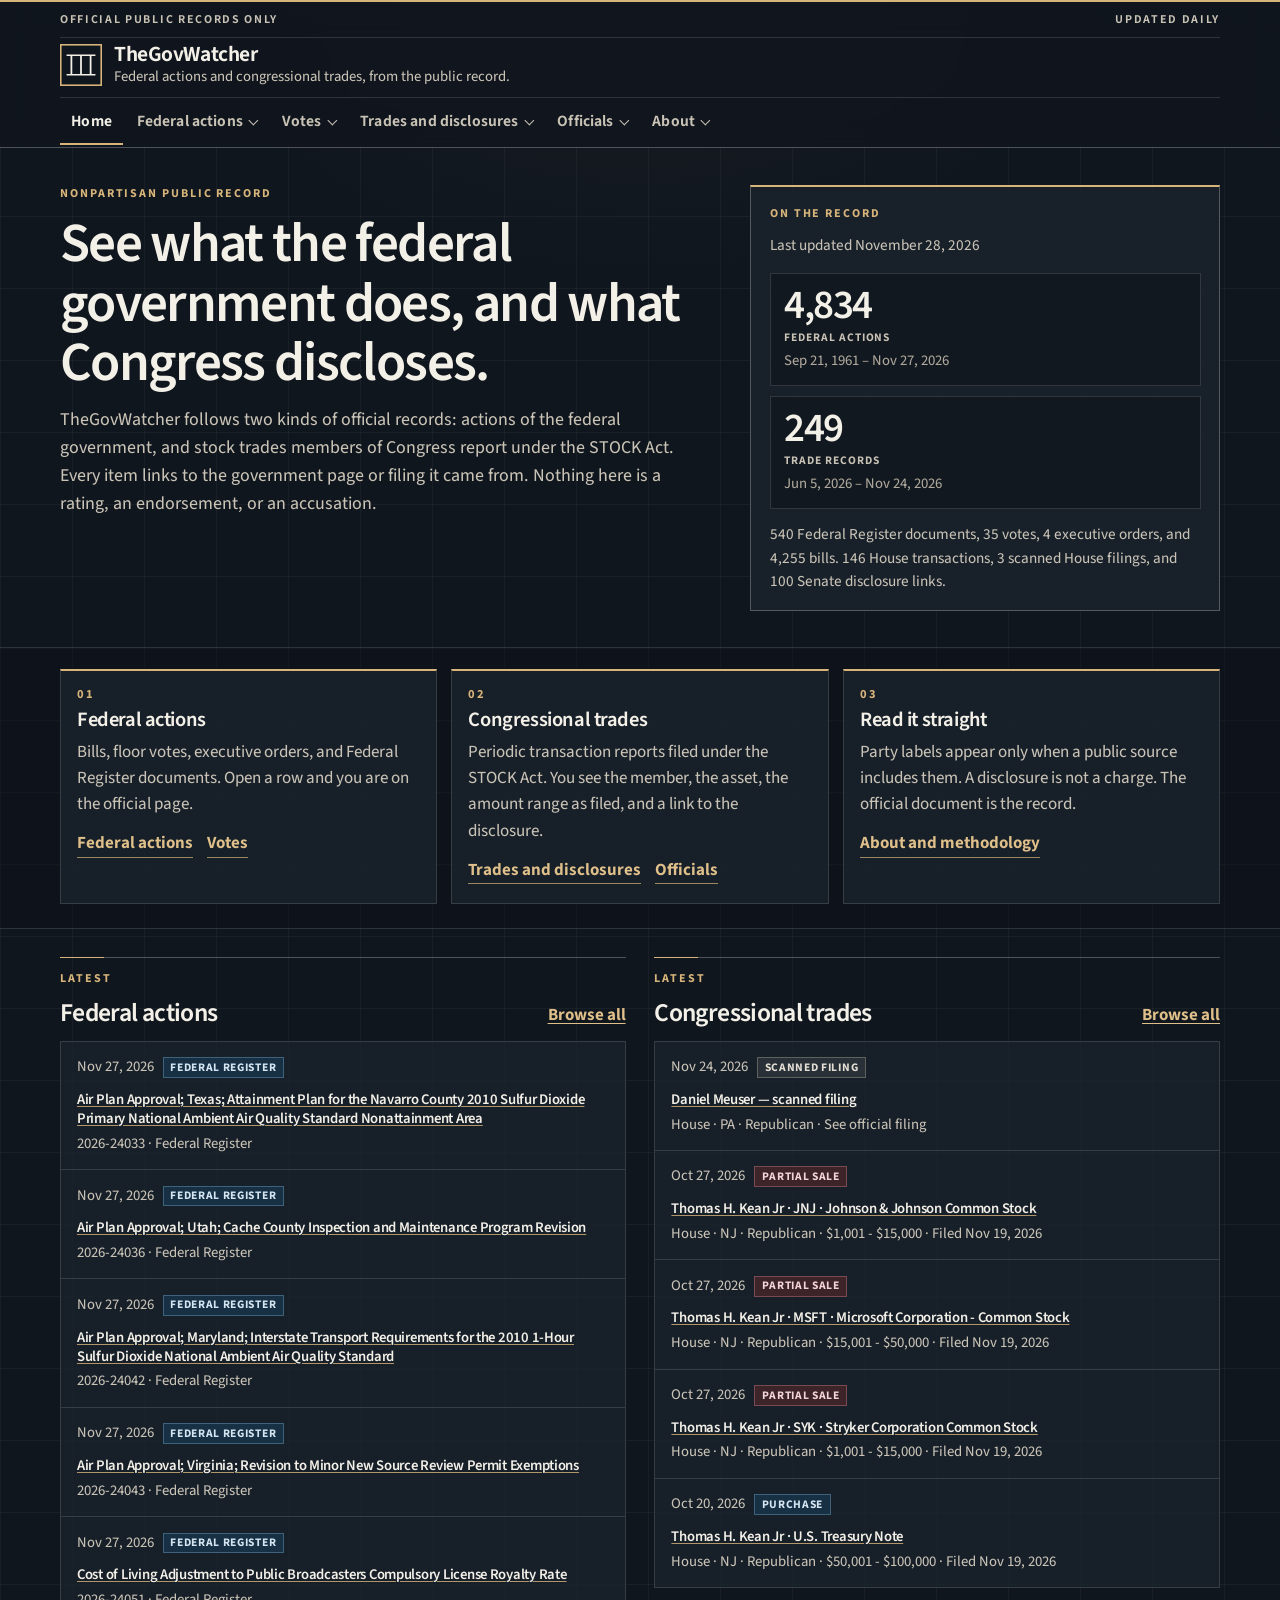
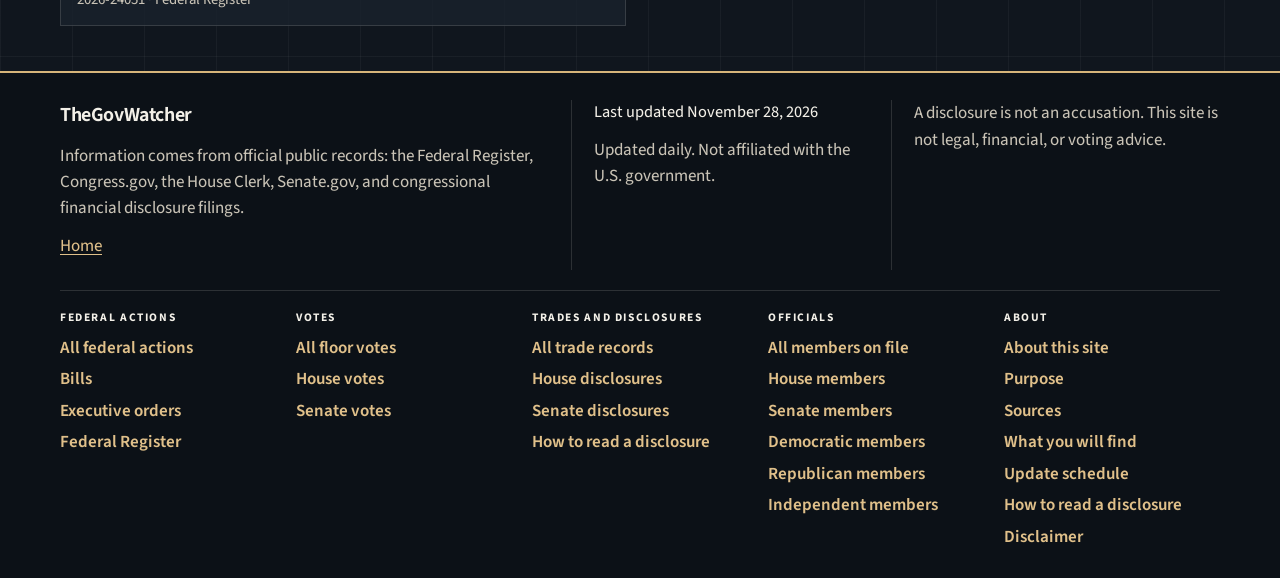
<file: docs/index.html>
<!DOCTYPE html>
<html lang="en">
<head>
  <meta charset="utf-8">
  <meta name="viewport" content="width=device-width, initial-scale=1">
  <title>TheGovWatcher</title>
  <meta name="description" content="TheGovWatcher is a nonpartisan reading room for federal government actions and congressional stock disclosures, with a link to every official public record.">
  <meta name="theme-color" content="#10161e">
  <meta name="color-scheme" content="dark">
  <link rel="icon" href="favicon.svg" type="image/svg+xml">
  <link rel="stylesheet" href="css/site.css">
</head>
<body data-page-title="Home">
  <a class="skip" href="#main">Skip to content</a>
  <header class="masthead">
    <div class="wrap masthead-inner">
      <div class="utility">
        <p>Official public records only</p>
        <p>Updated daily</p>
      </div>
      <a class="brand" href="index.html">
        <svg class="mark" viewBox="0 0 32 32" aria-hidden="true" focusable="false">
          <rect width="32" height="32" fill="#10161e"/>
          <rect x="0.6" y="0.6" width="30.8" height="30.8" fill="none" stroke="#d7b57a" stroke-width="1.2"/>
          <rect x="5" y="8" width="22" height="1.15" fill="#f3f0e8"/>
          <rect x="5" y="22.85" width="22" height="1.15" fill="#f3f0e8"/>
          <rect x="8" y="9.15" width="1.35" height="13.7" fill="#f3f0e8"/>
          <rect x="15.32" y="9.15" width="1.35" height="13.7" fill="#f3f0e8"/>
          <rect x="22.65" y="9.15" width="1.35" height="13.7" fill="#f3f0e8"/>
        </svg>
        <span class="brand-text">
          <span class="brand-name" data-site-name>TheGovWatcher</span>
          <span class="brand-tag" data-site-tagline>Federal actions and congressional trades, from the public record.</span>
        </span>
      </a>
      <button class="nav-toggle" type="button" aria-expanded="false" aria-controls="site-nav">
        <span class="nav-toggle-bars" aria-hidden="true"></span>
        <span class="nav-toggle-label">Menu</span>
      </button>
      <nav id="site-nav" class="site-nav" aria-label="Primary">
        <a class="nav-link" href="index.html" data-nav="home">Home</a>
        <details class="nav-item" data-nav-section="federal">
          <summary class="nav-parent">Federal actions <span class="caret" aria-hidden="true"></span></summary>
          <div class="nav-menu" id="menu-federal">
            <a href="federal.html" data-nav="federal">All federal actions</a>
            <a href="federal.html?kind=bill" data-nav="bills">Bills</a>
            <a href="federal.html?kind=executive_order" data-nav="orders">Executive orders</a>
            <a href="federal.html?kind=federal_register" data-nav="register">Federal Register</a>
          </div>
        </details>
        <details class="nav-item" data-nav-section="votes">
          <summary class="nav-parent">Votes <span class="caret" aria-hidden="true"></span></summary>
          <div class="nav-menu" id="menu-votes">
            <a href="federal.html?kind=vote" data-nav="votes">All floor votes</a>
            <a href="federal.html?kind=vote&amp;chamber=house" data-nav="votes-house">House votes</a>
            <a href="federal.html?kind=vote&amp;chamber=senate" data-nav="votes-senate">Senate votes</a>
          </div>
        </details>
        <details class="nav-item" data-nav-section="trades">
          <summary class="nav-parent">Trades and disclosures <span class="caret" aria-hidden="true"></span></summary>
          <div class="nav-menu" id="menu-trades">
            <a href="trades.html" data-nav="trades">All trade records</a>
            <a href="trades.html?chamber=house" data-nav="trades-house">House disclosures</a>
            <a href="trades.html?chamber=senate" data-nav="trades-senate">Senate disclosures</a>
            <a href="about.html#reading">How to read a disclosure</a>
          </div>
        </details>
        <details class="nav-item" data-nav-section="officials">
          <summary class="nav-parent">Officials <span class="caret" aria-hidden="true"></span></summary>
          <div class="nav-menu" id="menu-officials">
            <a href="trades.html#officials" data-nav="officials">All members on file</a>
            <a href="trades.html?chamber=house#officials" data-nav="officials-house">House members</a>
            <a href="trades.html?chamber=senate#officials" data-nav="officials-senate">Senate members</a>
            <a href="trades.html?party=Democratic#officials" data-nav="officials-d">Democratic members</a>
            <a href="trades.html?party=Republican#officials" data-nav="officials-r">Republican members</a>
            <a href="trades.html?party=Independent#officials" data-nav="officials-i">Independent members</a>
          </div>
        </details>
        <details class="nav-item" data-nav-section="about">
          <summary class="nav-parent">About <span class="caret" aria-hidden="true"></span></summary>
          <div class="nav-menu" id="menu-about">
            <a href="about.html" data-nav="about">About this site</a>
            <a href="about.html#purpose" data-nav="about-purpose">Purpose</a>
            <a href="about.html#sources" data-nav="about-sources">Sources</a>
            <a href="about.html#records" data-nav="about-records">What you will find</a>
            <a href="about.html#schedule" data-nav="about-schedule">Update schedule</a>
            <a href="about.html#reading" data-nav="about-reading">How to read a disclosure</a>
            <a href="about.html#disclaimer" data-nav="about-disclaimer">Disclaimer</a>
          </div>
        </details>
      </nav>
    </div>
  </header>

  <main id="main">
    <noscript><p class="wrap empty">JavaScript is required to load the public records on this page.</p></noscript>
    <section class="hero">
      <div class="wrap hero-grid">
        <div class="hero-copy">
          <p class="kicker">Nonpartisan public record</p>
          <h1>See what the federal government does, and what Congress discloses.</h1>
          <p class="deck"><span data-site-name>TheGovWatcher</span> follows two kinds of official records: actions of the federal government, and stock trades members of Congress report under the STOCK Act. Every item links to the government page or filing it came from. Nothing here is a rating, an endorsement, or an accusation.</p>
        </div>
        <aside class="stat-panel" aria-label="Record totals">
          <p class="kicker kicker-on-dark">On the record</p>
          <p class="stat-updated" data-last-updated>Loading the latest date…</p>
          <div class="stat-grid">
            <a class="stat" href="federal.html">
              <span class="stat-num" id="stat-federal">—</span>
              <span class="stat-label">Federal actions</span>
              <span class="stat-range" id="stat-federal-range"></span>
            </a>
            <a class="stat" href="trades.html">
              <span class="stat-num" id="stat-trades">—</span>
              <span class="stat-label">Trade records</span>
              <span class="stat-range" id="stat-trades-range"></span>
            </a>
          </div>
          <p class="stat-note" id="stat-note"></p>
        </aside>
      </div>
    </section>

    <section class="band" aria-label="What this site tracks">
      <div class="wrap explain-grid">
        <article>
          <span class="explain-num" aria-hidden="true">01</span>
          <h2>Federal actions</h2>
          <p>Bills, floor votes, executive orders, and Federal Register documents. Open a row and you are on the official page.</p>
          <p class="explain-links">
            <a href="federal.html">Federal actions</a>
            <a href="federal.html?kind=vote">Votes</a>
          </p>
        </article>
        <article>
          <span class="explain-num" aria-hidden="true">02</span>
          <h2>Congressional trades</h2>
          <p>Periodic transaction reports filed under the STOCK Act. You see the member, the asset, the amount range as filed, and a link to the disclosure.</p>
          <p class="explain-links">
            <a href="trades.html">Trades and disclosures</a>
            <a href="trades.html#officials">Officials</a>
          </p>
        </article>
        <article>
          <span class="explain-num" aria-hidden="true">03</span>
          <h2>Read it straight</h2>
          <p>Party labels appear only when a public source includes them. A disclosure is not a charge. The official document is the record.</p>
          <p class="explain-links">
            <a href="about.html">About and methodology</a>
          </p>
        </article>
      </div>
    </section>

    <section class="wrap latest-grid" aria-label="Latest records">
      <div>
        <div class="section-head">
          <div>
            <p class="kicker">Latest</p>
            <h2>Federal actions</h2>
          </div>
          <a class="section-link" href="federal.html">Browse all</a>
        </div>
        <div id="latest-federal"></div>
      </div>
      <div>
        <div class="section-head">
          <div>
            <p class="kicker">Latest</p>
            <h2>Congressional trades</h2>
          </div>
          <a class="section-link" href="trades.html">Browse all</a>
        </div>
        <div id="latest-trades"></div>
      </div>
    </section>
  </main>

  <footer class="site-footer">
    <div class="wrap">
      <div class="footer-grid">
        <div>
          <p class="footer-brand" data-site-name>TheGovWatcher</p>
          <p>Information comes from official public records: the Federal Register, Congress.gov, the House Clerk, Senate.gov, and congressional financial disclosure filings.</p>
          <p><a href="index.html" data-nav="home">Home</a></p>
        </div>
        <div>
          <p id="site-updated" data-last-updated>Last updated …</p>
          <p>Updated daily. Not affiliated with the U.S. government.</p>
        </div>
        <div>
          <p>A disclosure is not an accusation. This site is not legal, financial, or voting advice.</p>
        </div>
      </div>
      <nav class="footer-map" aria-label="Site map">
        <div>
          <p>Federal actions</p>
          <a href="federal.html" data-nav="federal">All federal actions</a>
          <a href="federal.html?kind=bill" data-nav="bills">Bills</a>
          <a href="federal.html?kind=executive_order" data-nav="orders">Executive orders</a>
          <a href="federal.html?kind=federal_register" data-nav="register">Federal Register</a>
        </div>
        <div>
          <p>Votes</p>
          <a href="federal.html?kind=vote" data-nav="votes">All floor votes</a>
          <a href="federal.html?kind=vote&amp;chamber=house" data-nav="votes-house">House votes</a>
          <a href="federal.html?kind=vote&amp;chamber=senate" data-nav="votes-senate">Senate votes</a>
        </div>
        <div>
          <p>Trades and disclosures</p>
          <a href="trades.html" data-nav="trades">All trade records</a>
          <a href="trades.html?chamber=house" data-nav="trades-house">House disclosures</a>
          <a href="trades.html?chamber=senate" data-nav="trades-senate">Senate disclosures</a>
          <a href="about.html#reading">How to read a disclosure</a>
        </div>
        <div>
          <p>Officials</p>
          <a href="trades.html#officials" data-nav="officials">All members on file</a>
          <a href="trades.html?chamber=house#officials" data-nav="officials-house">House members</a>
          <a href="trades.html?chamber=senate#officials" data-nav="officials-senate">Senate members</a>
          <a href="trades.html?party=Democratic#officials" data-nav="officials-d">Democratic members</a>
          <a href="trades.html?party=Republican#officials" data-nav="officials-r">Republican members</a>
          <a href="trades.html?party=Independent#officials" data-nav="officials-i">Independent members</a>
        </div>
        <div>
          <p>About</p>
          <a href="about.html" data-nav="about">About this site</a>
          <a href="about.html#purpose" data-nav="about-purpose">Purpose</a>
          <a href="about.html#sources" data-nav="about-sources">Sources</a>
          <a href="about.html#records" data-nav="about-records">What you will find</a>
          <a href="about.html#schedule" data-nav="about-schedule">Update schedule</a>
          <a href="about.html#reading" data-nav="about-reading">How to read a disclosure</a>
          <a href="about.html#disclaimer" data-nav="about-disclaimer">Disclaimer</a>
        </div>
      </nav>
    </div>
  </footer>
  <script src="js/config.js"></script>
  <script src="js/common.js"></script>
  <script src="js/home.js"></script>
</body>
</html>
</file>
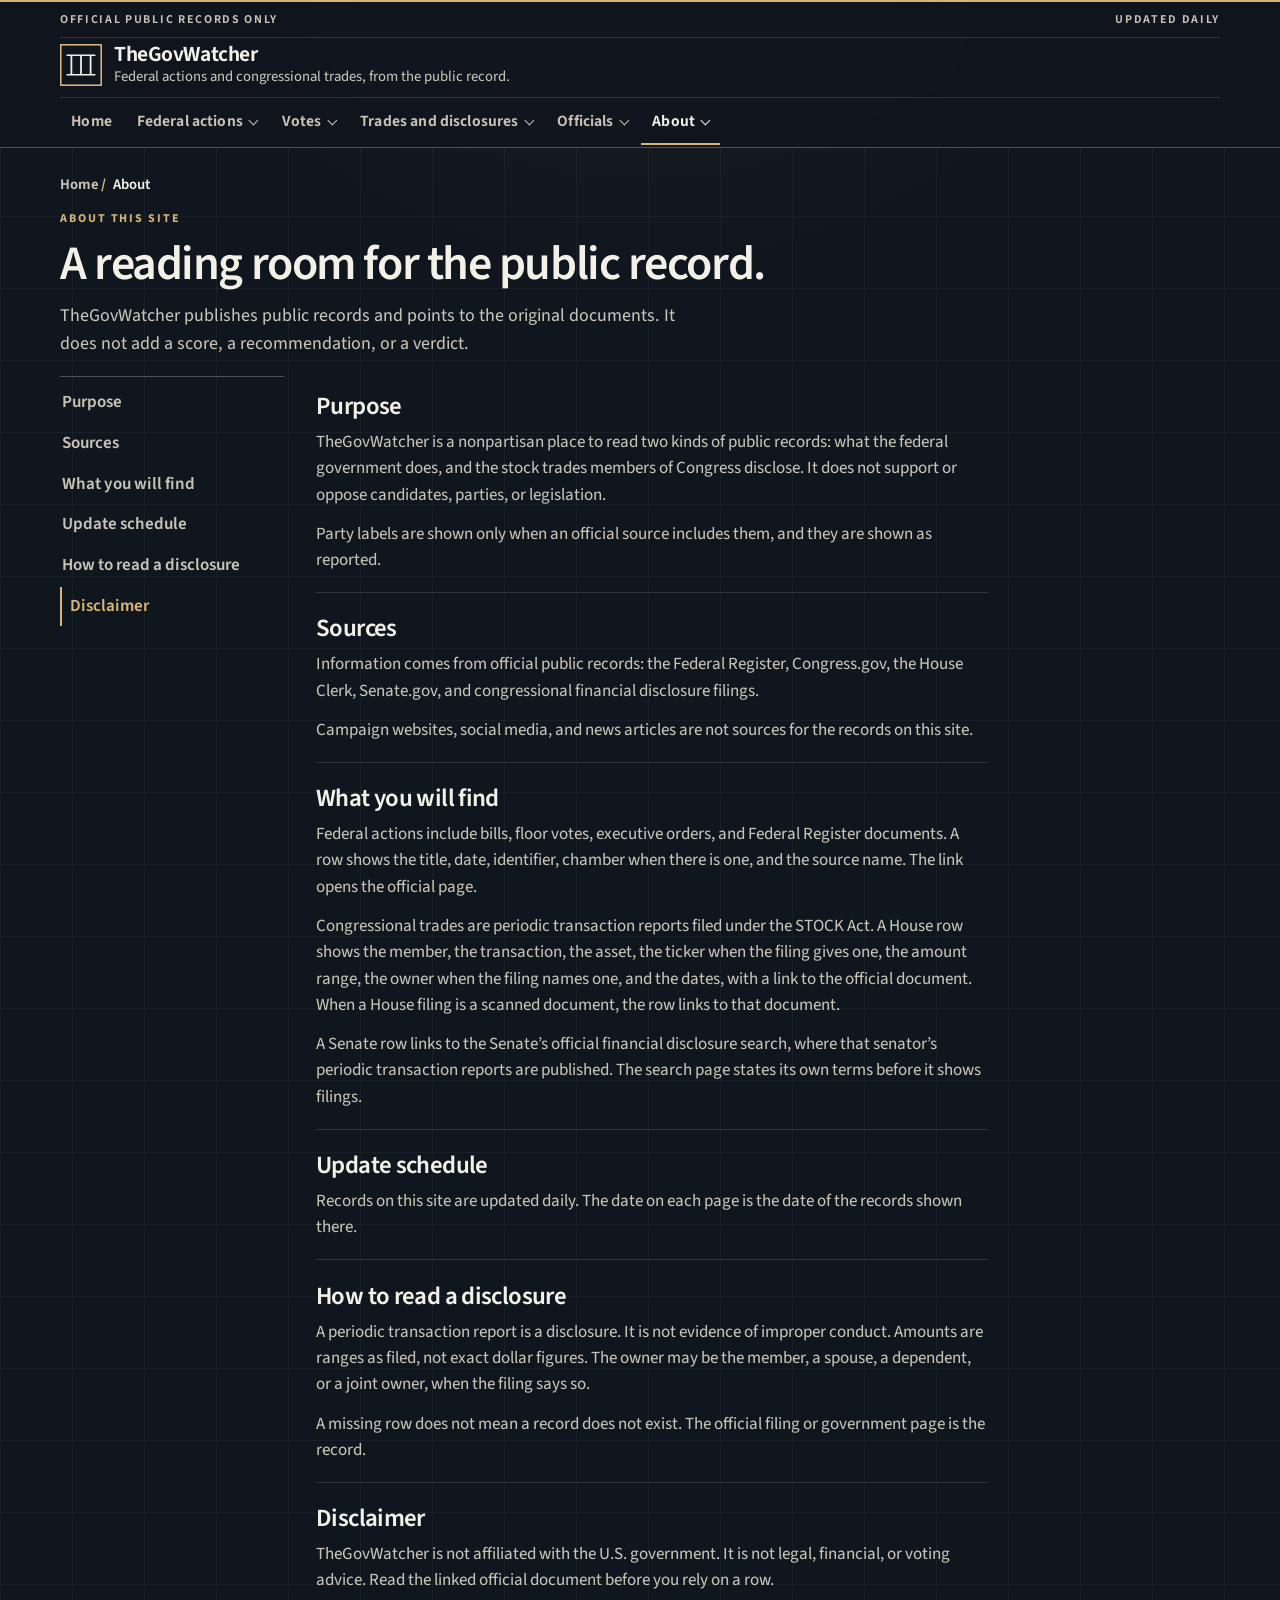
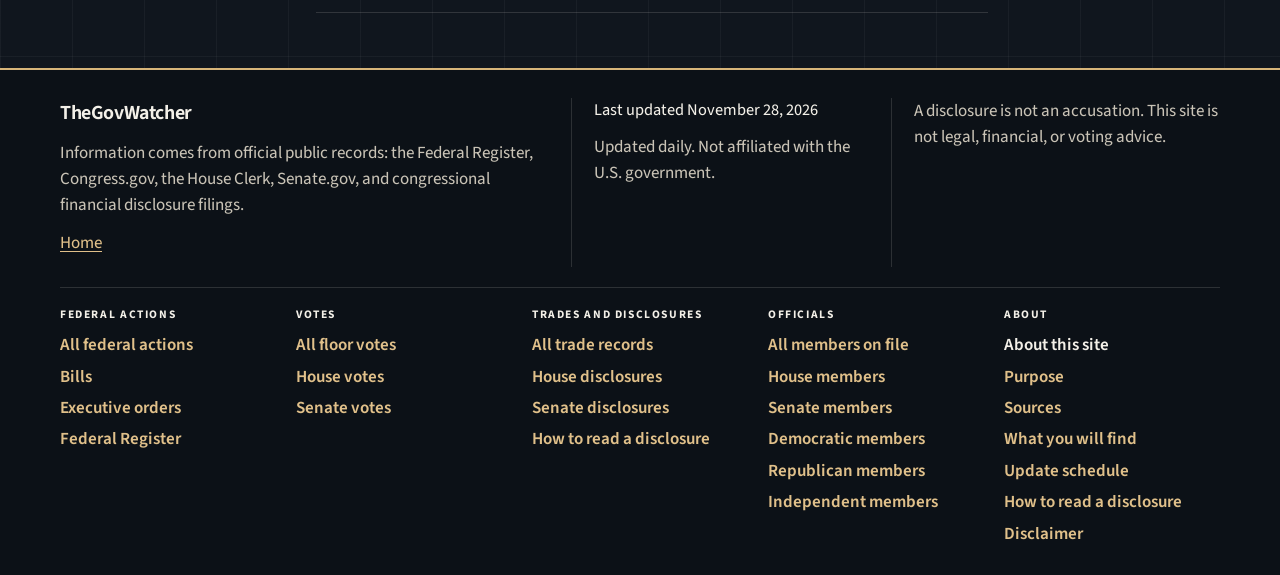
<file: docs/about.html>
<!DOCTYPE html>
<html lang="en">
<head>
  <meta charset="utf-8">
  <meta name="viewport" content="width=device-width, initial-scale=1">
  <title>About · TheGovWatcher</title>
  <meta name="description" content="What TheGovWatcher shows, where the records come from, how often they are updated, and how to read a disclosure.">
  <meta name="theme-color" content="#10161e">
  <meta name="color-scheme" content="dark">
  <link rel="icon" href="favicon.svg" type="image/svg+xml">
  <link rel="stylesheet" href="css/site.css">
</head>
<body data-page-title="About" data-load-updated>
  <a class="skip" href="#main">Skip to content</a>
  <header class="masthead">
    <div class="wrap masthead-inner">
      <div class="utility">
        <p>Official public records only</p>
        <p>Updated daily</p>
      </div>
      <a class="brand" href="index.html">
        <svg class="mark" viewBox="0 0 32 32" aria-hidden="true" focusable="false">
          <rect width="32" height="32" fill="#10161e"/>
          <rect x="0.6" y="0.6" width="30.8" height="30.8" fill="none" stroke="#d7b57a" stroke-width="1.2"/>
          <rect x="5" y="8" width="22" height="1.15" fill="#f3f0e8"/>
          <rect x="5" y="22.85" width="22" height="1.15" fill="#f3f0e8"/>
          <rect x="8" y="9.15" width="1.35" height="13.7" fill="#f3f0e8"/>
          <rect x="15.32" y="9.15" width="1.35" height="13.7" fill="#f3f0e8"/>
          <rect x="22.65" y="9.15" width="1.35" height="13.7" fill="#f3f0e8"/>
        </svg>
        <span class="brand-text">
          <span class="brand-name" data-site-name>TheGovWatcher</span>
          <span class="brand-tag" data-site-tagline>Federal actions and congressional trades, from the public record.</span>
        </span>
      </a>
      <button class="nav-toggle" type="button" aria-expanded="false" aria-controls="site-nav">
        <span class="nav-toggle-bars" aria-hidden="true"></span>
        <span class="nav-toggle-label">Menu</span>
      </button>
      <nav id="site-nav" class="site-nav" aria-label="Primary">
        <a class="nav-link" href="index.html" data-nav="home">Home</a>
        <details class="nav-item" data-nav-section="federal">
          <summary class="nav-parent">Federal actions <span class="caret" aria-hidden="true"></span></summary>
          <div class="nav-menu" id="menu-federal">
            <a href="federal.html" data-nav="federal">All federal actions</a>
            <a href="federal.html?kind=bill" data-nav="bills">Bills</a>
            <a href="federal.html?kind=executive_order" data-nav="orders">Executive orders</a>
            <a href="federal.html?kind=federal_register" data-nav="register">Federal Register</a>
          </div>
        </details>
        <details class="nav-item" data-nav-section="votes">
          <summary class="nav-parent">Votes <span class="caret" aria-hidden="true"></span></summary>
          <div class="nav-menu" id="menu-votes">
            <a href="federal.html?kind=vote" data-nav="votes">All floor votes</a>
            <a href="federal.html?kind=vote&amp;chamber=house" data-nav="votes-house">House votes</a>
            <a href="federal.html?kind=vote&amp;chamber=senate" data-nav="votes-senate">Senate votes</a>
          </div>
        </details>
        <details class="nav-item" data-nav-section="trades">
          <summary class="nav-parent">Trades and disclosures <span class="caret" aria-hidden="true"></span></summary>
          <div class="nav-menu" id="menu-trades">
            <a href="trades.html" data-nav="trades">All trade records</a>
            <a href="trades.html?chamber=house" data-nav="trades-house">House disclosures</a>
            <a href="trades.html?chamber=senate" data-nav="trades-senate">Senate disclosures</a>
            <a href="about.html#reading">How to read a disclosure</a>
          </div>
        </details>
        <details class="nav-item" data-nav-section="officials">
          <summary class="nav-parent">Officials <span class="caret" aria-hidden="true"></span></summary>
          <div class="nav-menu" id="menu-officials">
            <a href="trades.html#officials" data-nav="officials">All members on file</a>
            <a href="trades.html?chamber=house#officials" data-nav="officials-house">House members</a>
            <a href="trades.html?chamber=senate#officials" data-nav="officials-senate">Senate members</a>
            <a href="trades.html?party=Democratic#officials" data-nav="officials-d">Democratic members</a>
            <a href="trades.html?party=Republican#officials" data-nav="officials-r">Republican members</a>
            <a href="trades.html?party=Independent#officials" data-nav="officials-i">Independent members</a>
          </div>
        </details>
        <details class="nav-item" data-nav-section="about">
          <summary class="nav-parent">About <span class="caret" aria-hidden="true"></span></summary>
          <div class="nav-menu" id="menu-about">
            <a href="about.html" data-nav="about">About this site</a>
            <a href="about.html#purpose" data-nav="about-purpose">Purpose</a>
            <a href="about.html#sources" data-nav="about-sources">Sources</a>
            <a href="about.html#records" data-nav="about-records">What you will find</a>
            <a href="about.html#schedule" data-nav="about-schedule">Update schedule</a>
            <a href="about.html#reading" data-nav="about-reading">How to read a disclosure</a>
            <a href="about.html#disclaimer" data-nav="about-disclaimer">Disclaimer</a>
          </div>
        </details>
      </nav>
    </div>
  </header>

  <main id="main" class="wrap page">
    <header class="page-head">
      <nav class="crumbs" aria-label="Breadcrumb">
        <ol>
          <li><a href="index.html">Home</a></li>
          <li aria-current="page">About</li>
        </ol>
      </nav>
      <p class="kicker" data-base-kicker="About this site">About this site</p>
      <h1 data-base-title="A reading room for the public record.">A reading room for the public record.</h1>
      <p class="deck"><span data-site-name>TheGovWatcher</span> publishes public records and points to the original documents. It does not add a score, a recommendation, or a verdict.</p>
    </header>

    <div class="about-layout">
      <nav class="toc" aria-label="On this page">
        <a href="#purpose">Purpose</a>
        <a href="#sources">Sources</a>
        <a href="#records">What you will find</a>
        <a href="#schedule">Update schedule</a>
        <a href="#reading">How to read a disclosure</a>
        <a href="#disclaimer">Disclaimer</a>
      </nav>
      <article class="prose">
        <section id="purpose">
          <h2>Purpose</h2>
          <p><span data-site-name>TheGovWatcher</span> is a nonpartisan place to read two kinds of public records: what the federal government does, and the stock trades members of Congress disclose. It does not support or oppose candidates, parties, or legislation.</p>
          <p>Party labels are shown only when an official source includes them, and they are shown as reported.</p>
        </section>
        <section id="sources">
          <h2>Sources</h2>
          <p>Information comes from official public records: the Federal Register, Congress.gov, the House Clerk, Senate.gov, and congressional financial disclosure filings.</p>
          <p>Campaign websites, social media, and news articles are not sources for the records on this site.</p>
        </section>
        <section id="records">
          <h2>What you will find</h2>
          <p>Federal actions include bills, floor votes, executive orders, and Federal Register documents. A row shows the title, date, identifier, chamber when there is one, and the source name. The link opens the official page.</p>
          <p>Congressional trades are periodic transaction reports filed under the STOCK Act. A House row shows the member, the transaction, the asset, the ticker when the filing gives one, the amount range, the owner when the filing names one, and the dates, with a link to the official document. When a House filing is a scanned document, the row links to that document.</p>
          <p>A Senate row links to the Senate’s official financial disclosure search, where that senator’s periodic transaction reports are published. The search page states its own terms before it shows filings.</p>
        </section>
        <section id="schedule">
          <h2>Update schedule</h2>
          <p>Records on this site are updated daily. The date on each page is the date of the records shown there.</p>
        </section>
        <section id="reading">
          <h2>How to read a disclosure</h2>
          <p>A periodic transaction report is a disclosure. It is not evidence of improper conduct. Amounts are ranges as filed, not exact dollar figures. The owner may be the member, a spouse, a dependent, or a joint owner, when the filing says so.</p>
          <p>A missing row does not mean a record does not exist. The official filing or government page is the record.</p>
        </section>
        <section id="disclaimer">
          <h2>Disclaimer</h2>
          <p><span data-site-name>TheGovWatcher</span> is not affiliated with the U.S. government. It is not legal, financial, or voting advice. Read the linked official document before you rely on a row.</p>
        </section>
      </article>
    </div>
  </main>

  <footer class="site-footer">
    <div class="wrap">
      <div class="footer-grid">
        <div>
          <p class="footer-brand" data-site-name>TheGovWatcher</p>
          <p>Information comes from official public records: the Federal Register, Congress.gov, the House Clerk, Senate.gov, and congressional financial disclosure filings.</p>
          <p><a href="index.html" data-nav="home">Home</a></p>
        </div>
        <div>
          <p id="site-updated" data-last-updated>Last updated …</p>
          <p>Updated daily. Not affiliated with the U.S. government.</p>
        </div>
        <div>
          <p>A disclosure is not an accusation. This site is not legal, financial, or voting advice.</p>
        </div>
      </div>
      <nav class="footer-map" aria-label="Site map">
        <div>
          <p>Federal actions</p>
          <a href="federal.html" data-nav="federal">All federal actions</a>
          <a href="federal.html?kind=bill" data-nav="bills">Bills</a>
          <a href="federal.html?kind=executive_order" data-nav="orders">Executive orders</a>
          <a href="federal.html?kind=federal_register" data-nav="register">Federal Register</a>
        </div>
        <div>
          <p>Votes</p>
          <a href="federal.html?kind=vote" data-nav="votes">All floor votes</a>
          <a href="federal.html?kind=vote&amp;chamber=house" data-nav="votes-house">House votes</a>
          <a href="federal.html?kind=vote&amp;chamber=senate" data-nav="votes-senate">Senate votes</a>
        </div>
        <div>
          <p>Trades and disclosures</p>
          <a href="trades.html" data-nav="trades">All trade records</a>
          <a href="trades.html?chamber=house" data-nav="trades-house">House disclosures</a>
          <a href="trades.html?chamber=senate" data-nav="trades-senate">Senate disclosures</a>
          <a href="about.html#reading">How to read a disclosure</a>
        </div>
        <div>
          <p>Officials</p>
          <a href="trades.html#officials" data-nav="officials">All members on file</a>
          <a href="trades.html?chamber=house#officials" data-nav="officials-house">House members</a>
          <a href="trades.html?chamber=senate#officials" data-nav="officials-senate">Senate members</a>
          <a href="trades.html?party=Democratic#officials" data-nav="officials-d">Democratic members</a>
          <a href="trades.html?party=Republican#officials" data-nav="officials-r">Republican members</a>
          <a href="trades.html?party=Independent#officials" data-nav="officials-i">Independent members</a>
        </div>
        <div>
          <p>About</p>
          <a href="about.html" data-nav="about">About this site</a>
          <a href="about.html#purpose" data-nav="about-purpose">Purpose</a>
          <a href="about.html#sources" data-nav="about-sources">Sources</a>
          <a href="about.html#records" data-nav="about-records">What you will find</a>
          <a href="about.html#schedule" data-nav="about-schedule">Update schedule</a>
          <a href="about.html#reading" data-nav="about-reading">How to read a disclosure</a>
          <a href="about.html#disclaimer" data-nav="about-disclaimer">Disclaimer</a>
        </div>
      </nav>
    </div>
  </footer>
  <script src="js/config.js"></script>
  <script src="js/common.js"></script>
</body>
</html>
</file>
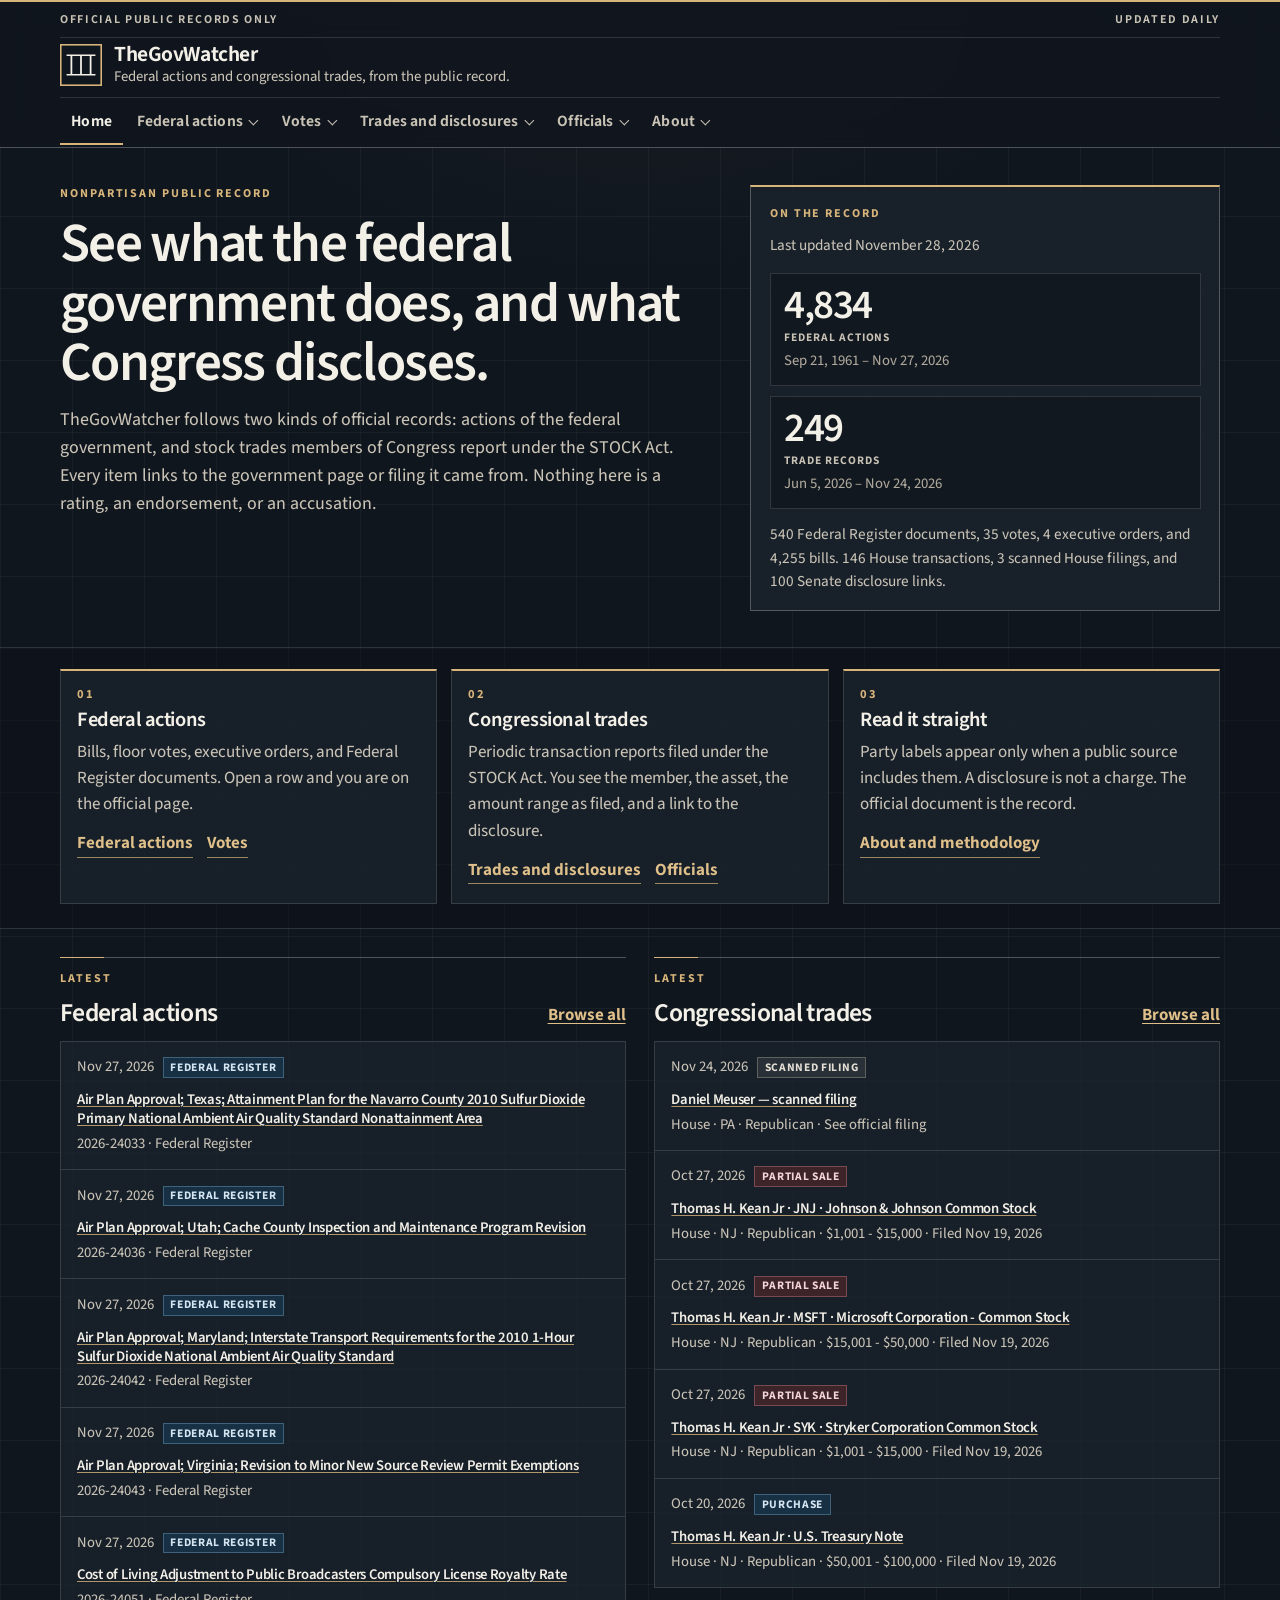
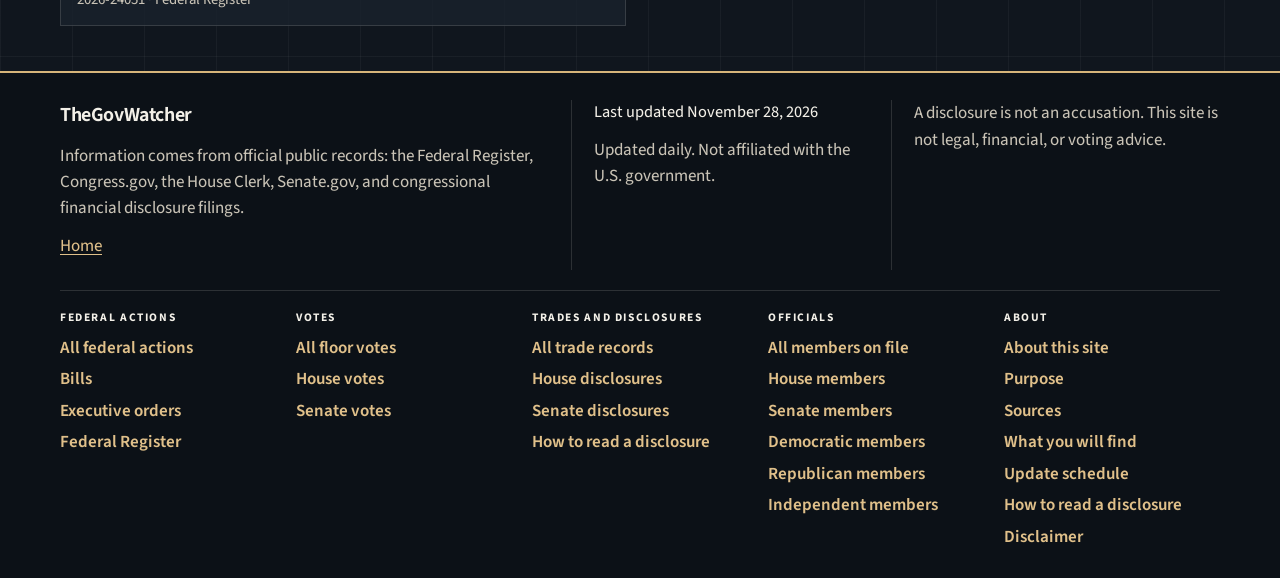
<file: docs/status.html>
<!DOCTYPE html>
<html lang="en">
<head>
  <meta charset="utf-8">
  <meta name="viewport" content="width=device-width, initial-scale=1">
  <title>TheGovWatcher</title>
  <meta name="theme-color" content="#10161e">
  <meta name="color-scheme" content="dark">
  <meta name="robots" content="noindex">
  <meta http-equiv="refresh" content="0; url=index.html">
  <link rel="canonical" href="index.html">
  <link rel="icon" href="favicon.svg" type="image/svg+xml">
  <link rel="stylesheet" href="css/site.css">
</head>
<body>
  <main id="main" class="wrap page">
    <h1>TheGovWatcher</h1>
    <p><a href="index.html">Continue to the home page</a>.</p>
  </main>
  <script src="js/status.js"></script>
</body>
</html>
</file>
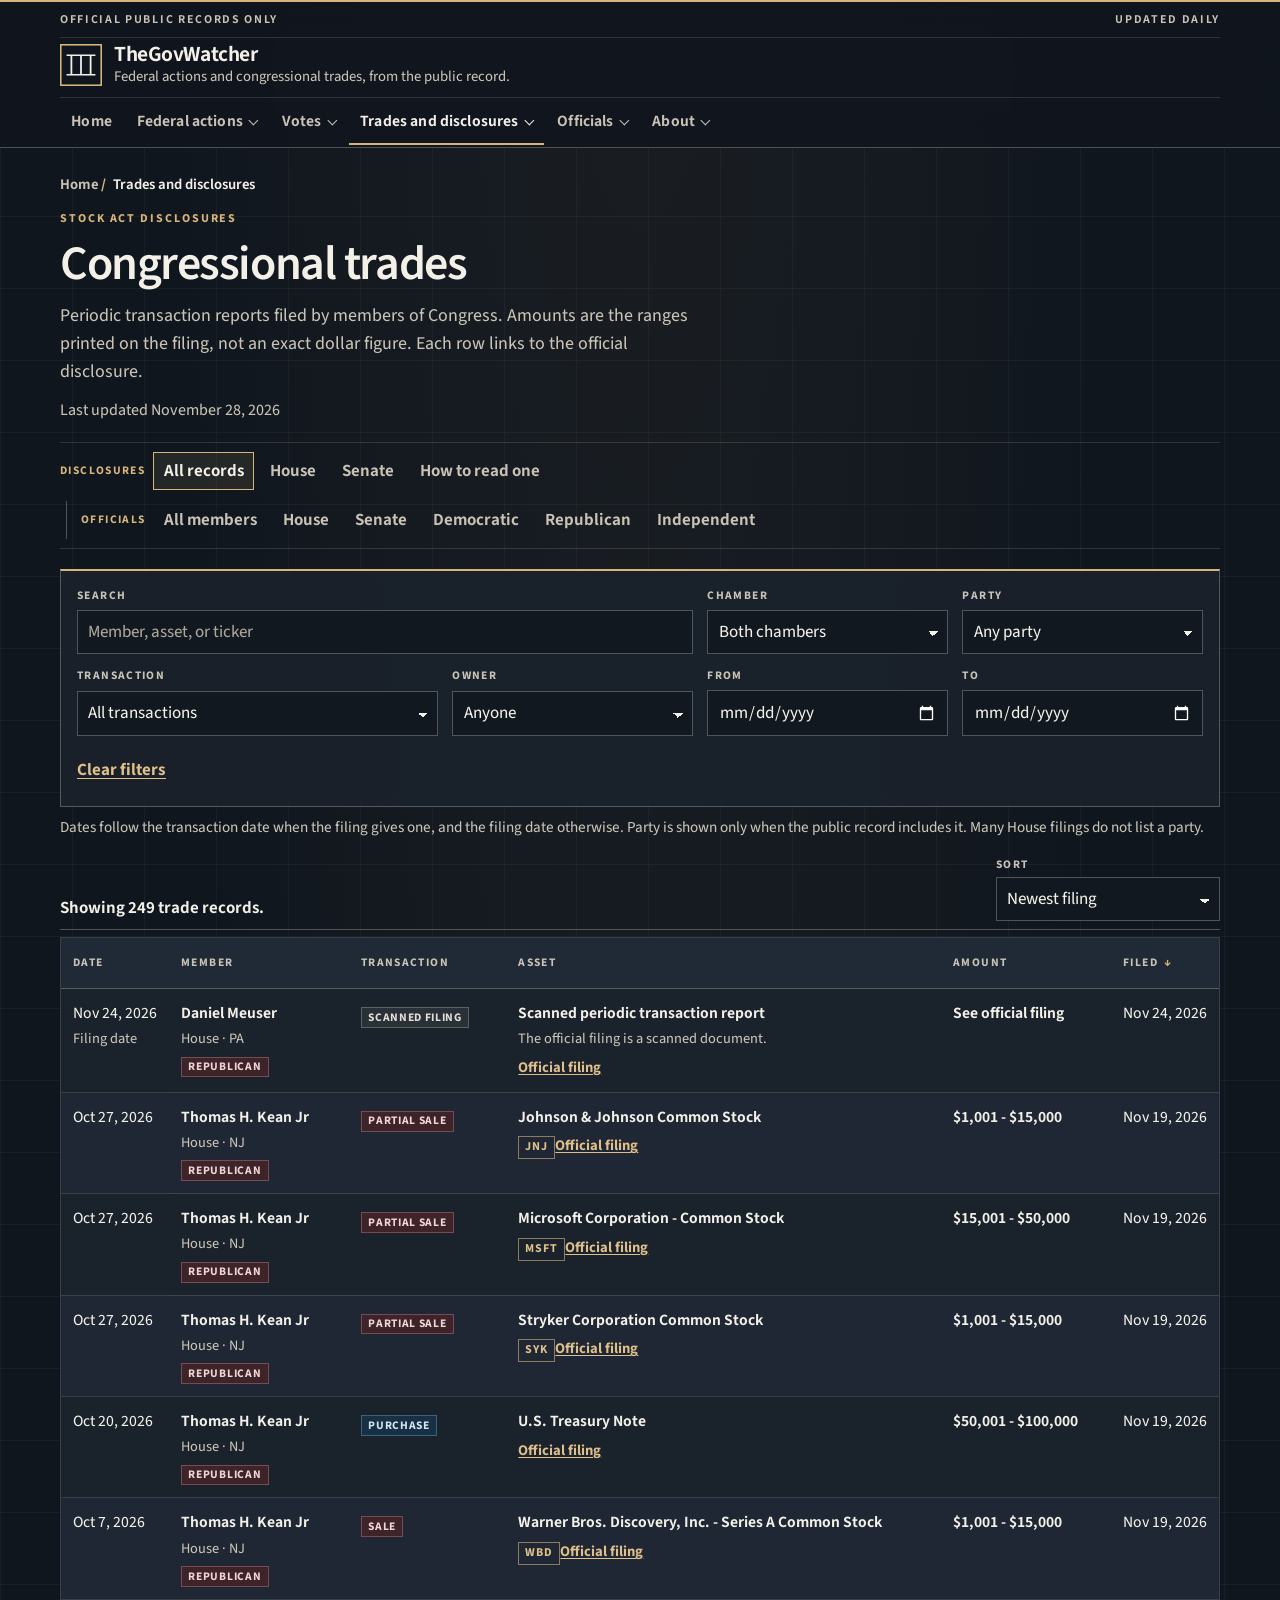
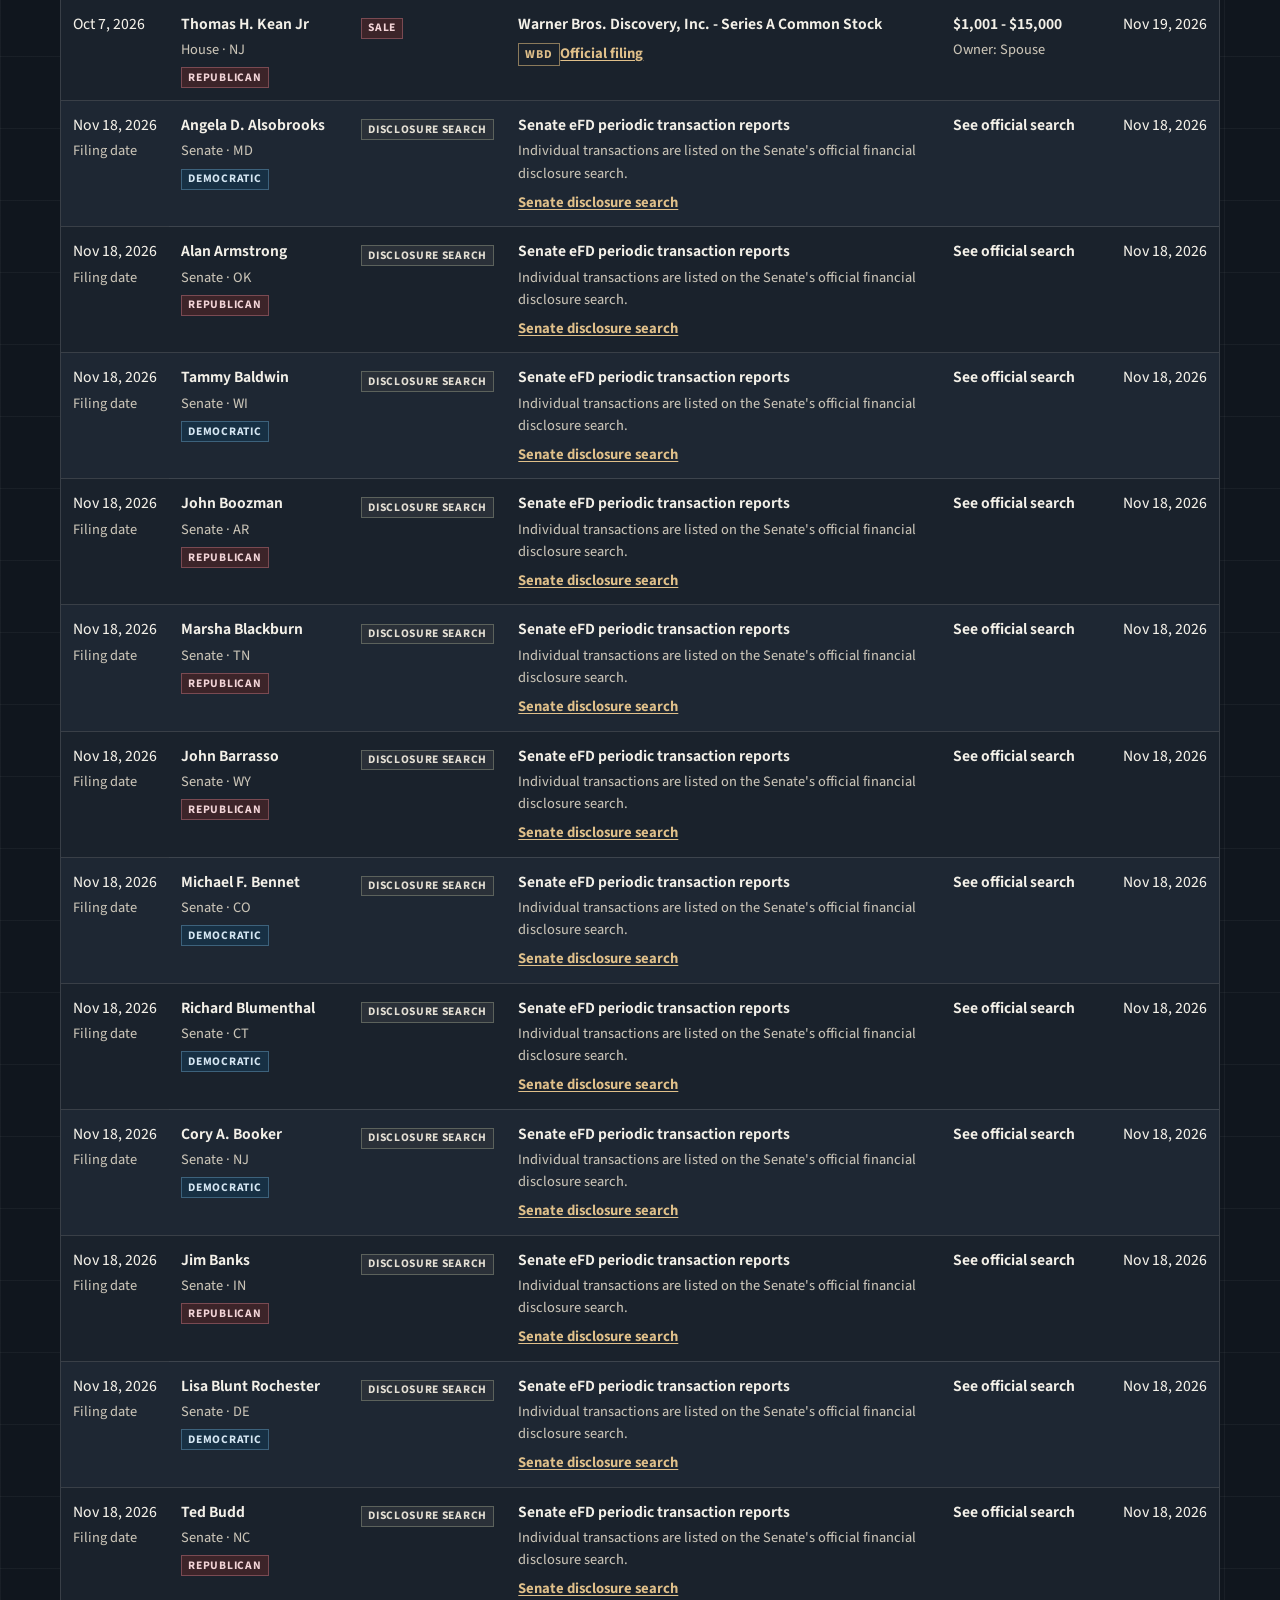
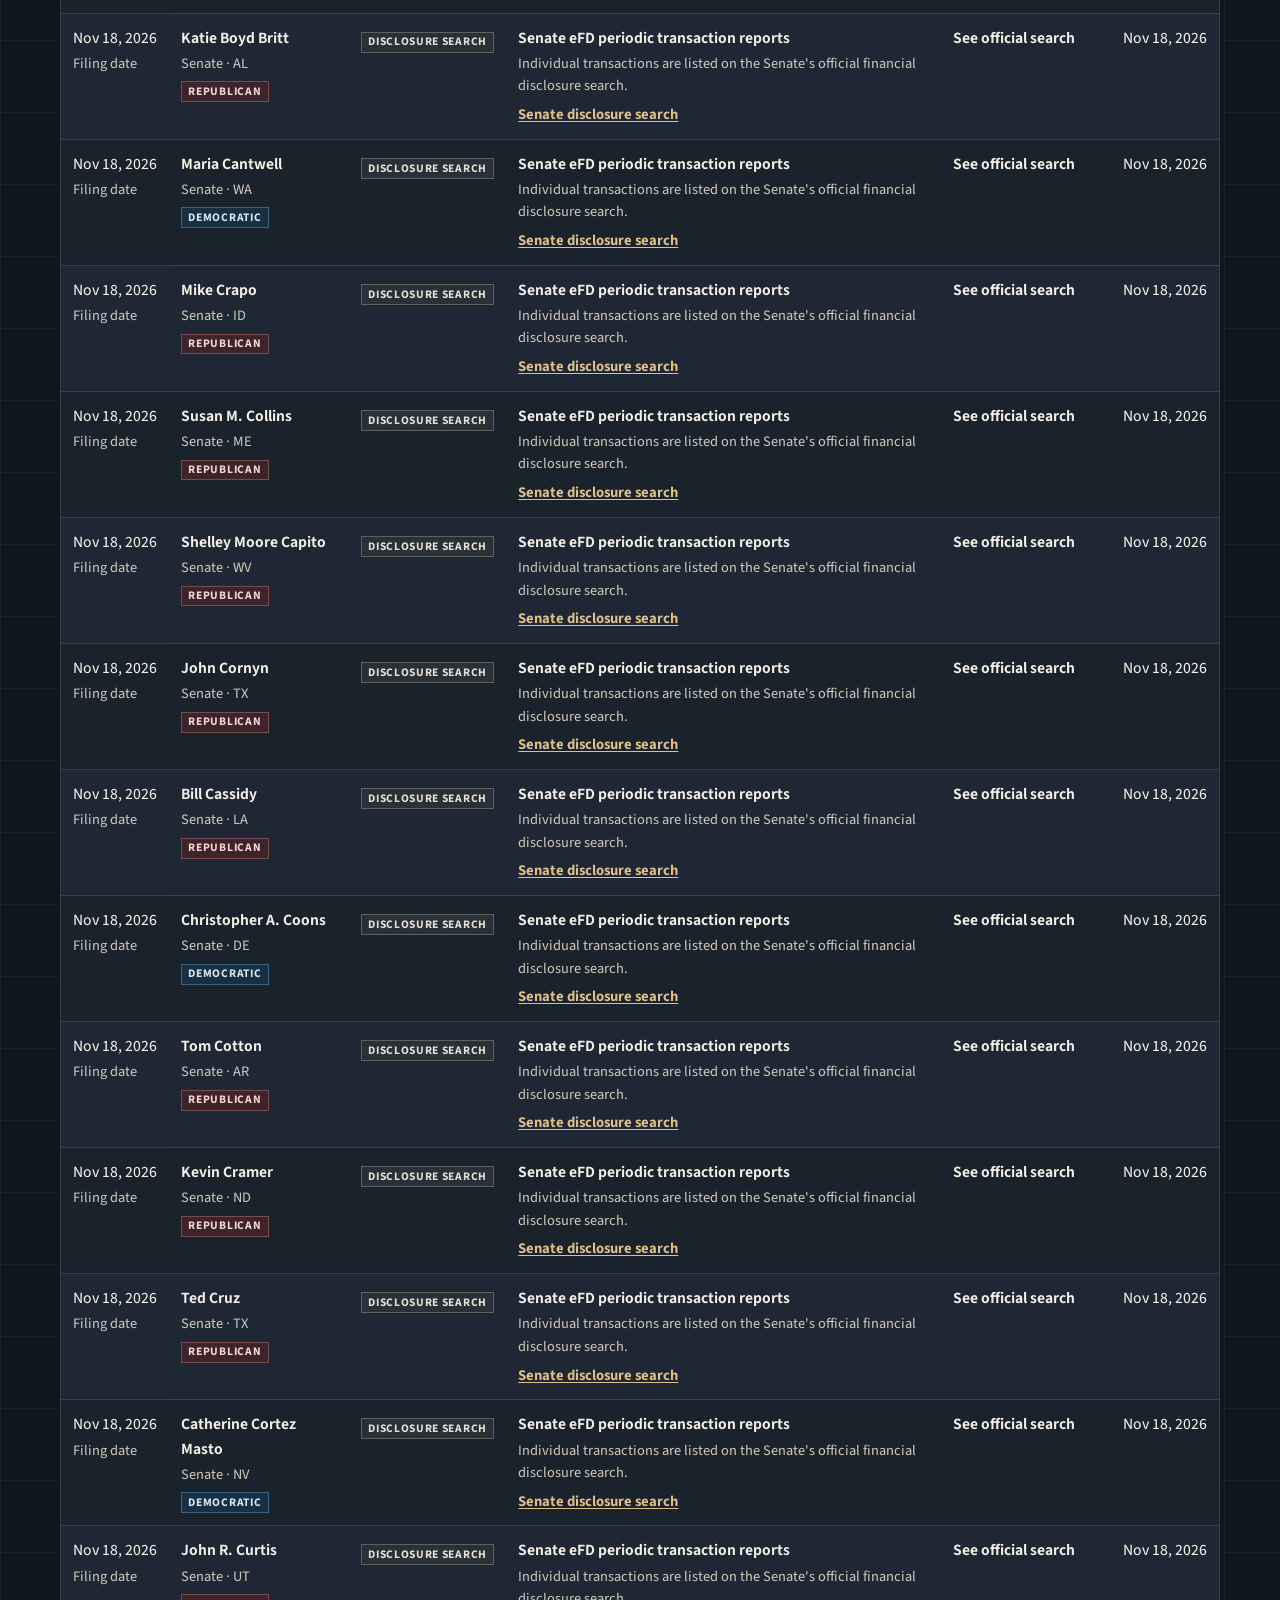
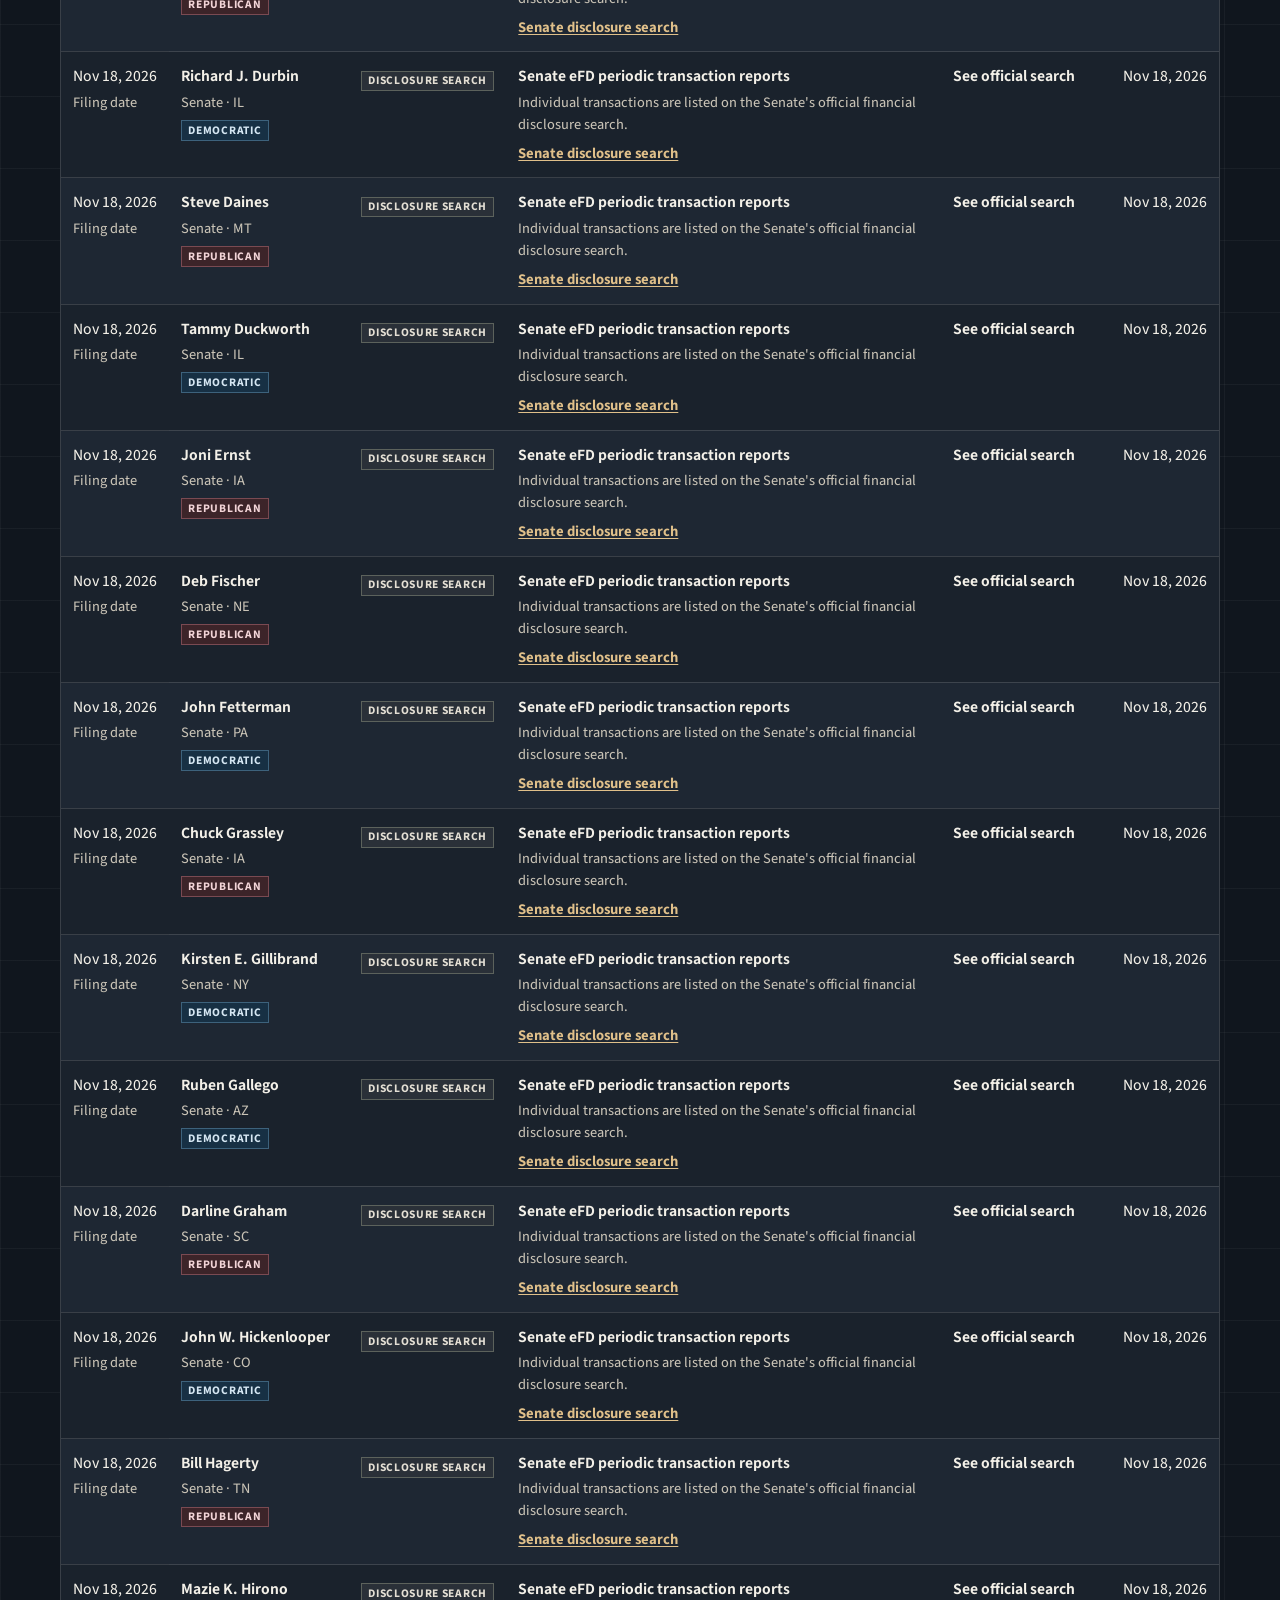
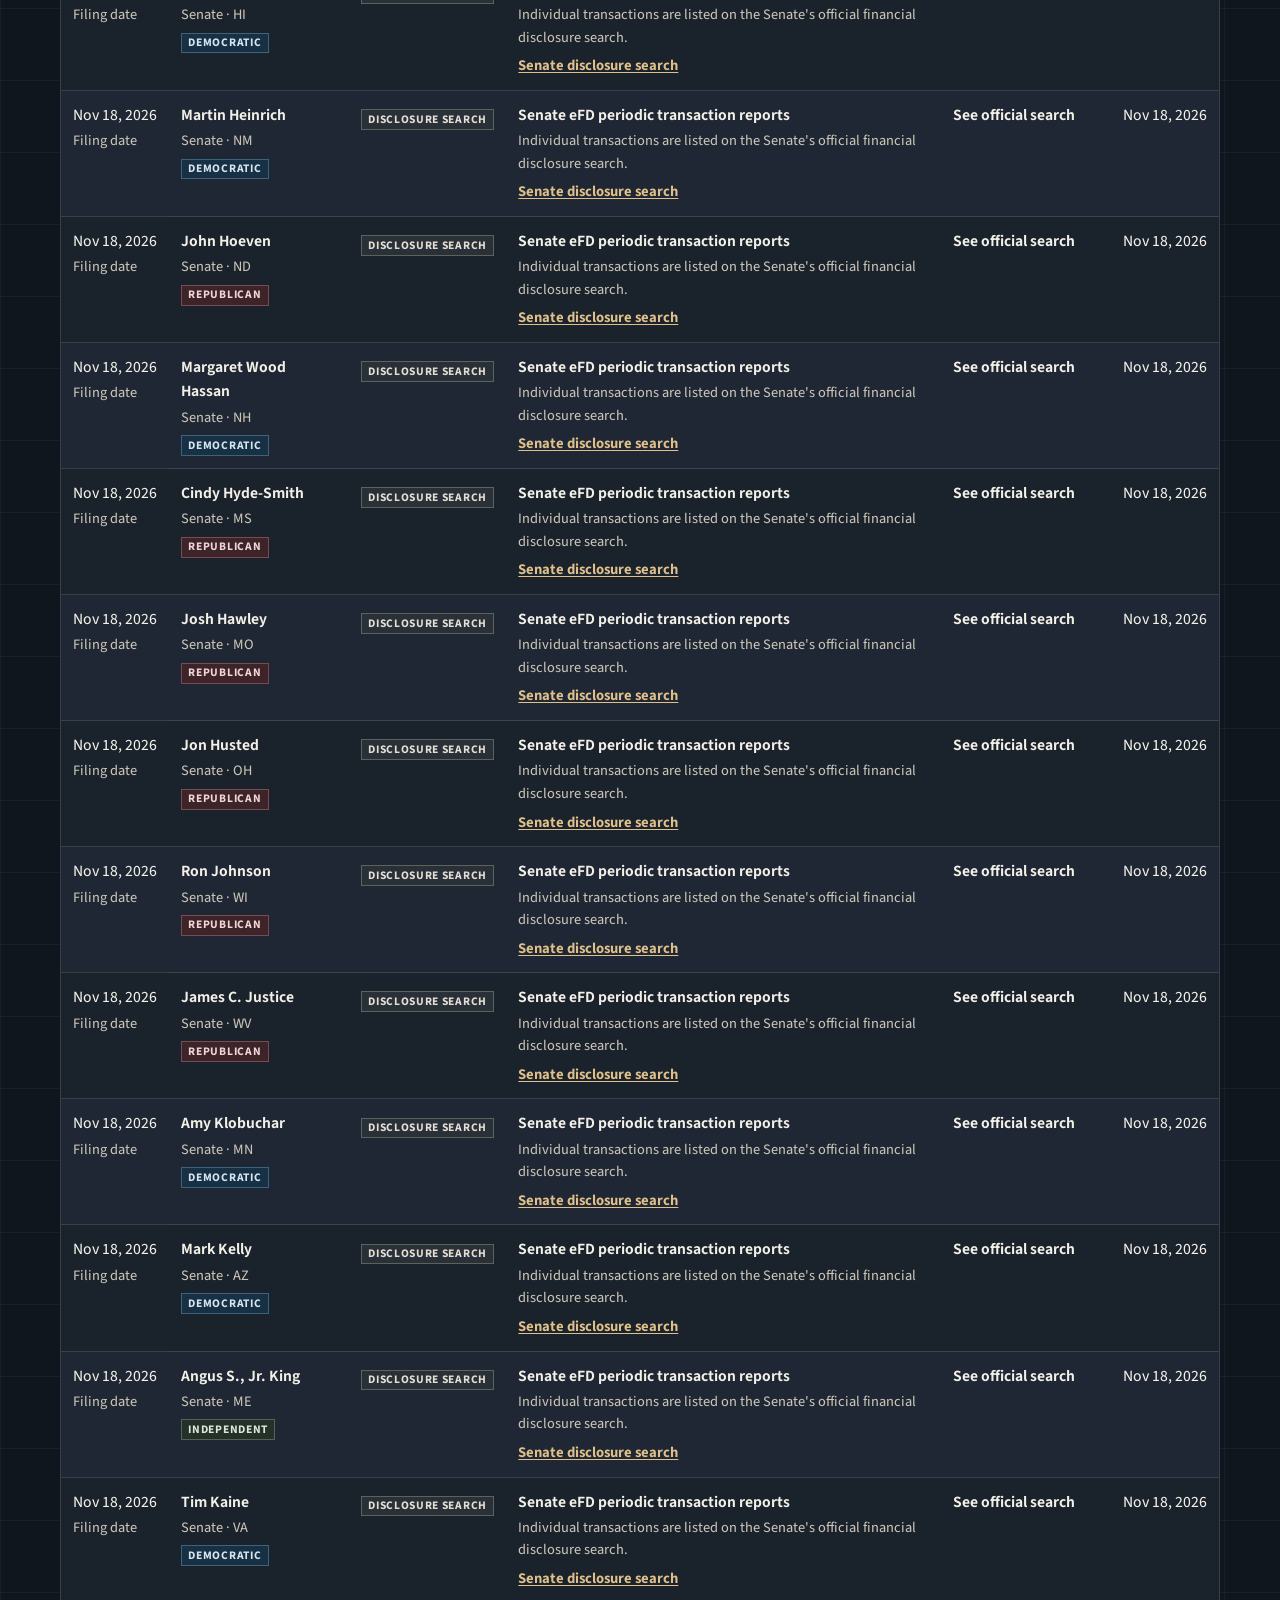
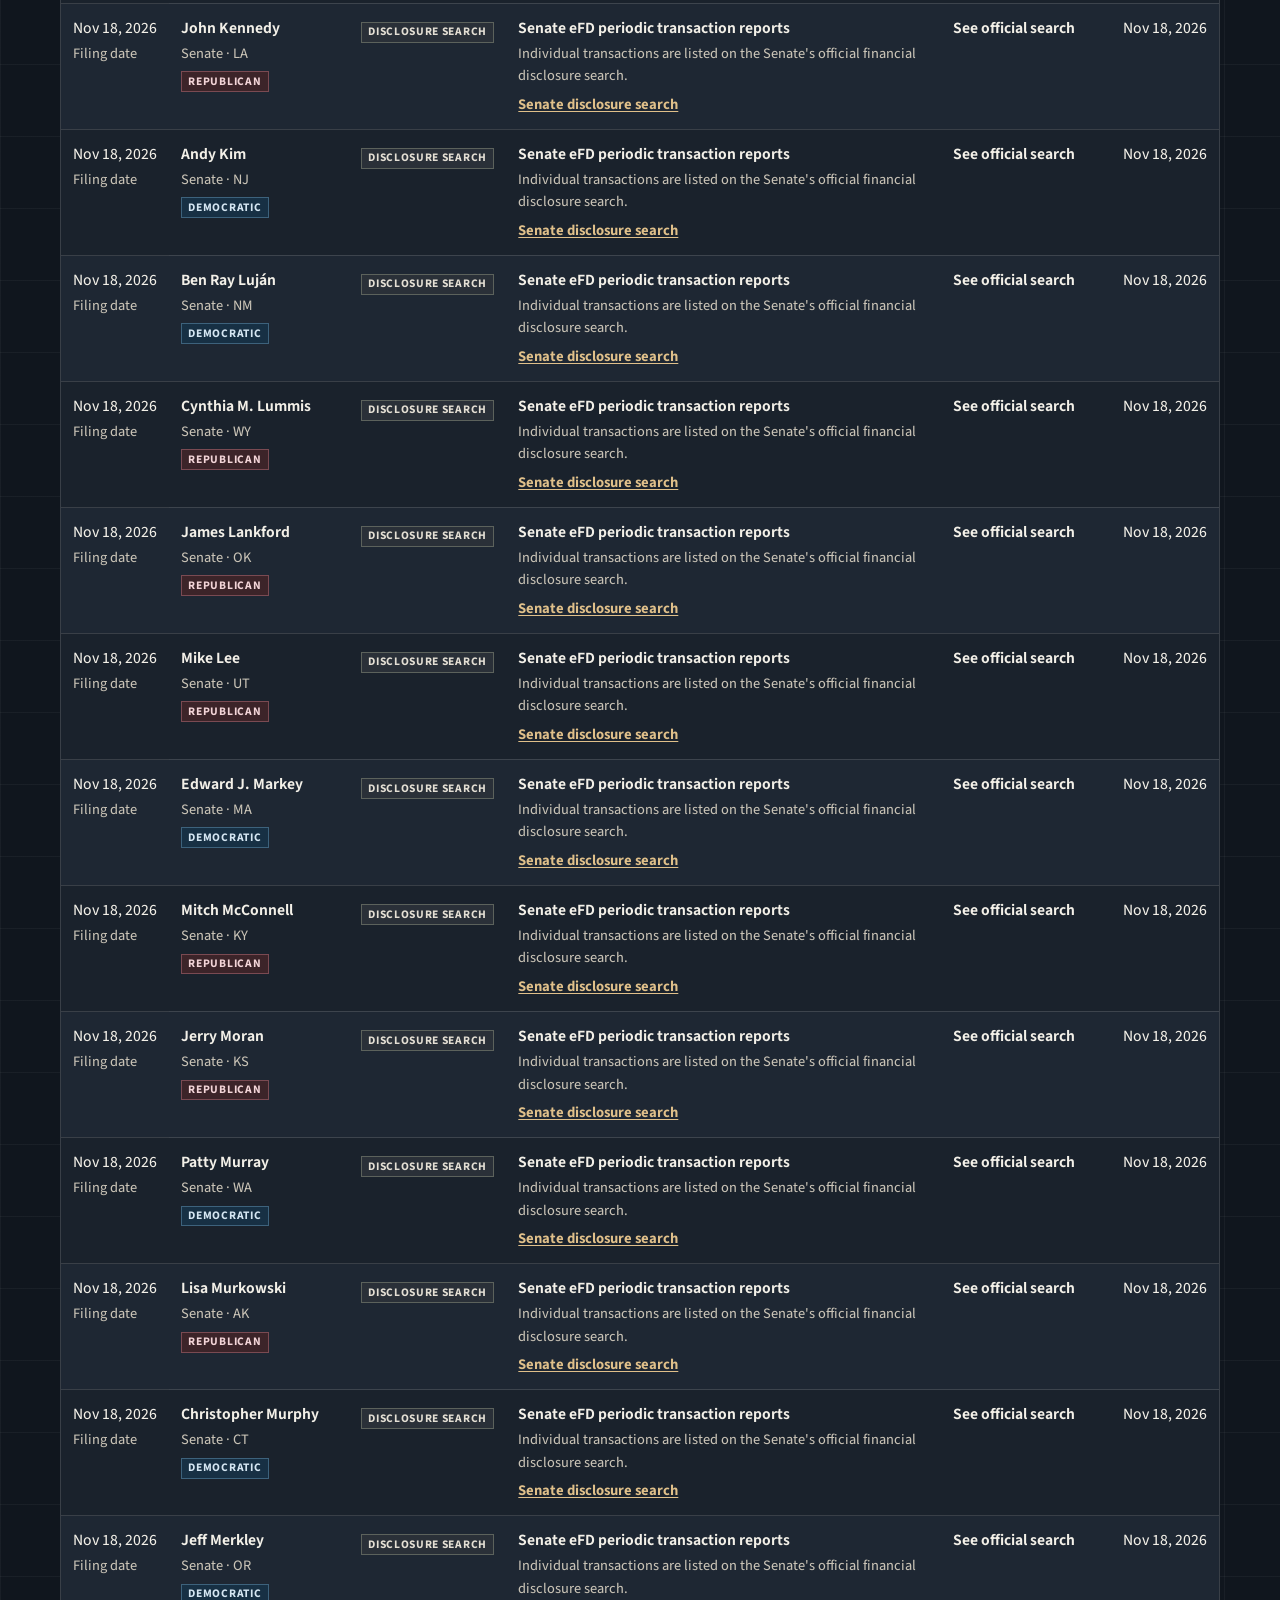
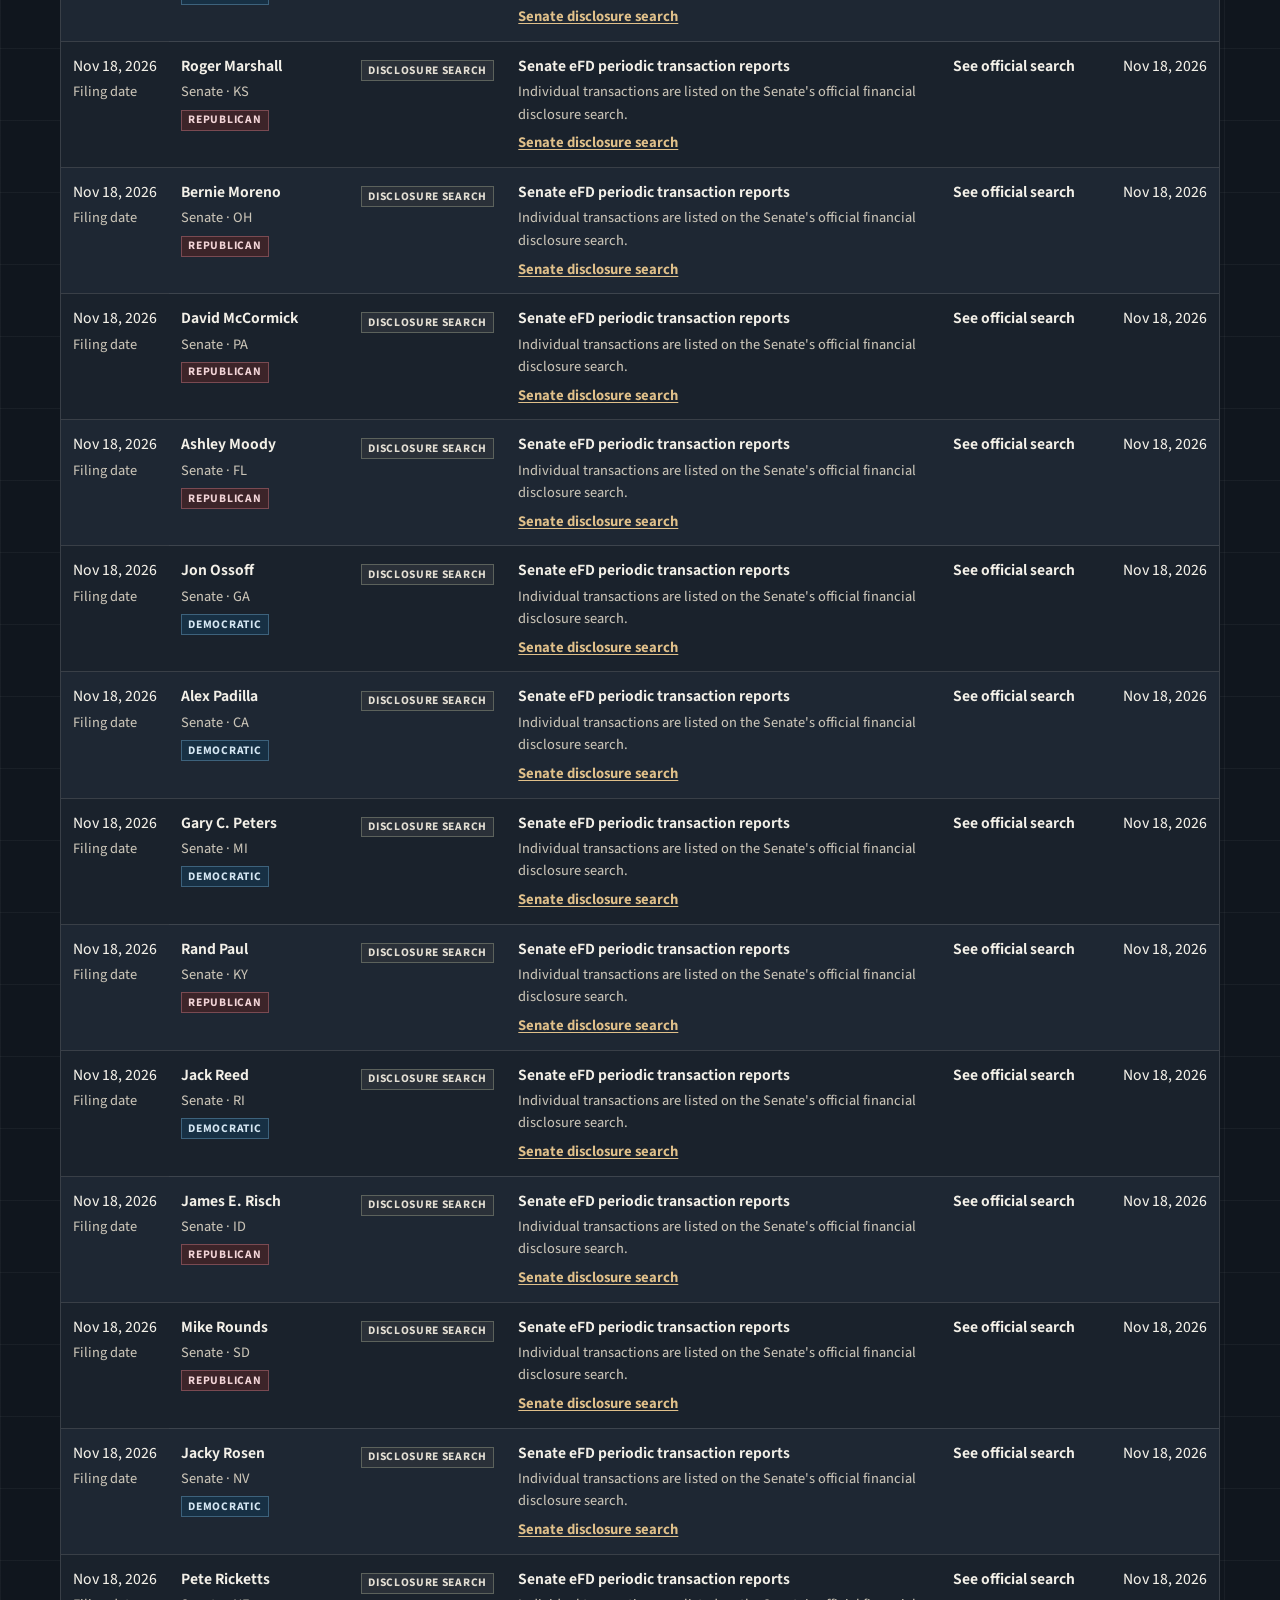
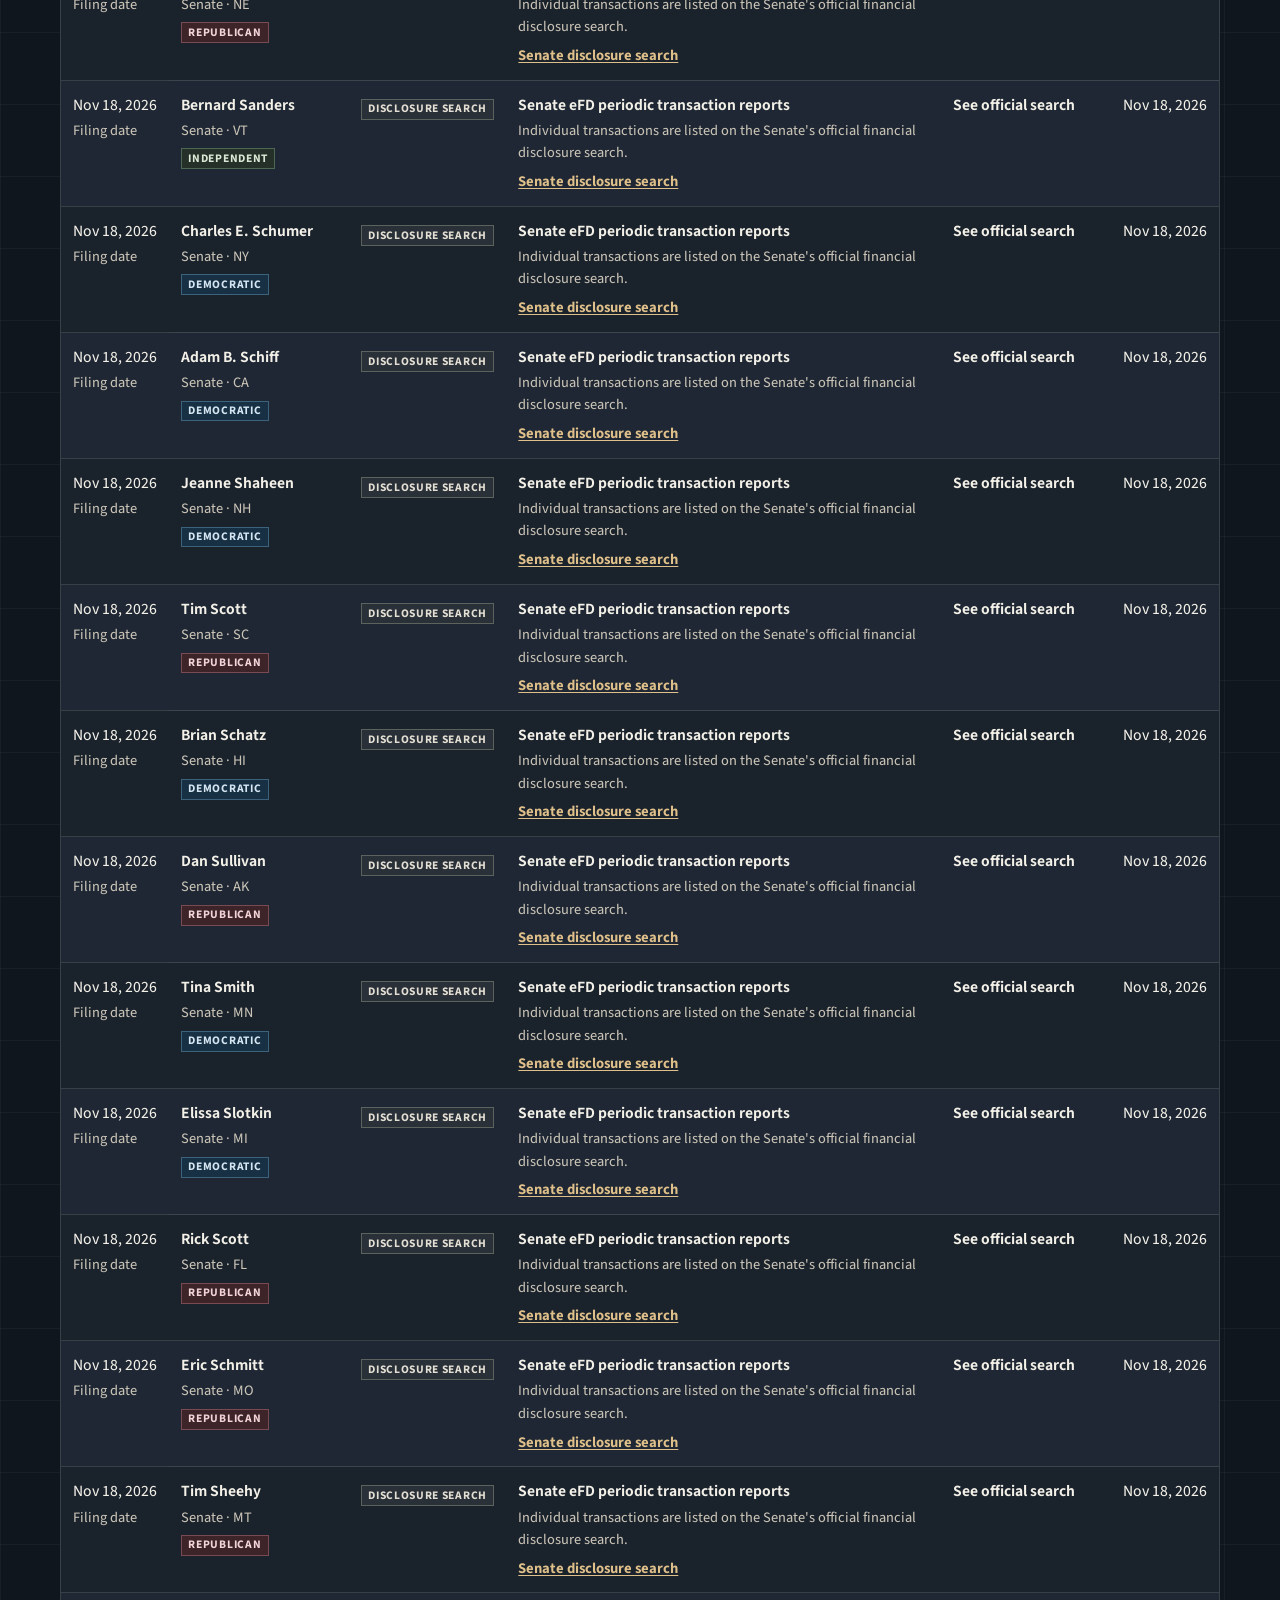
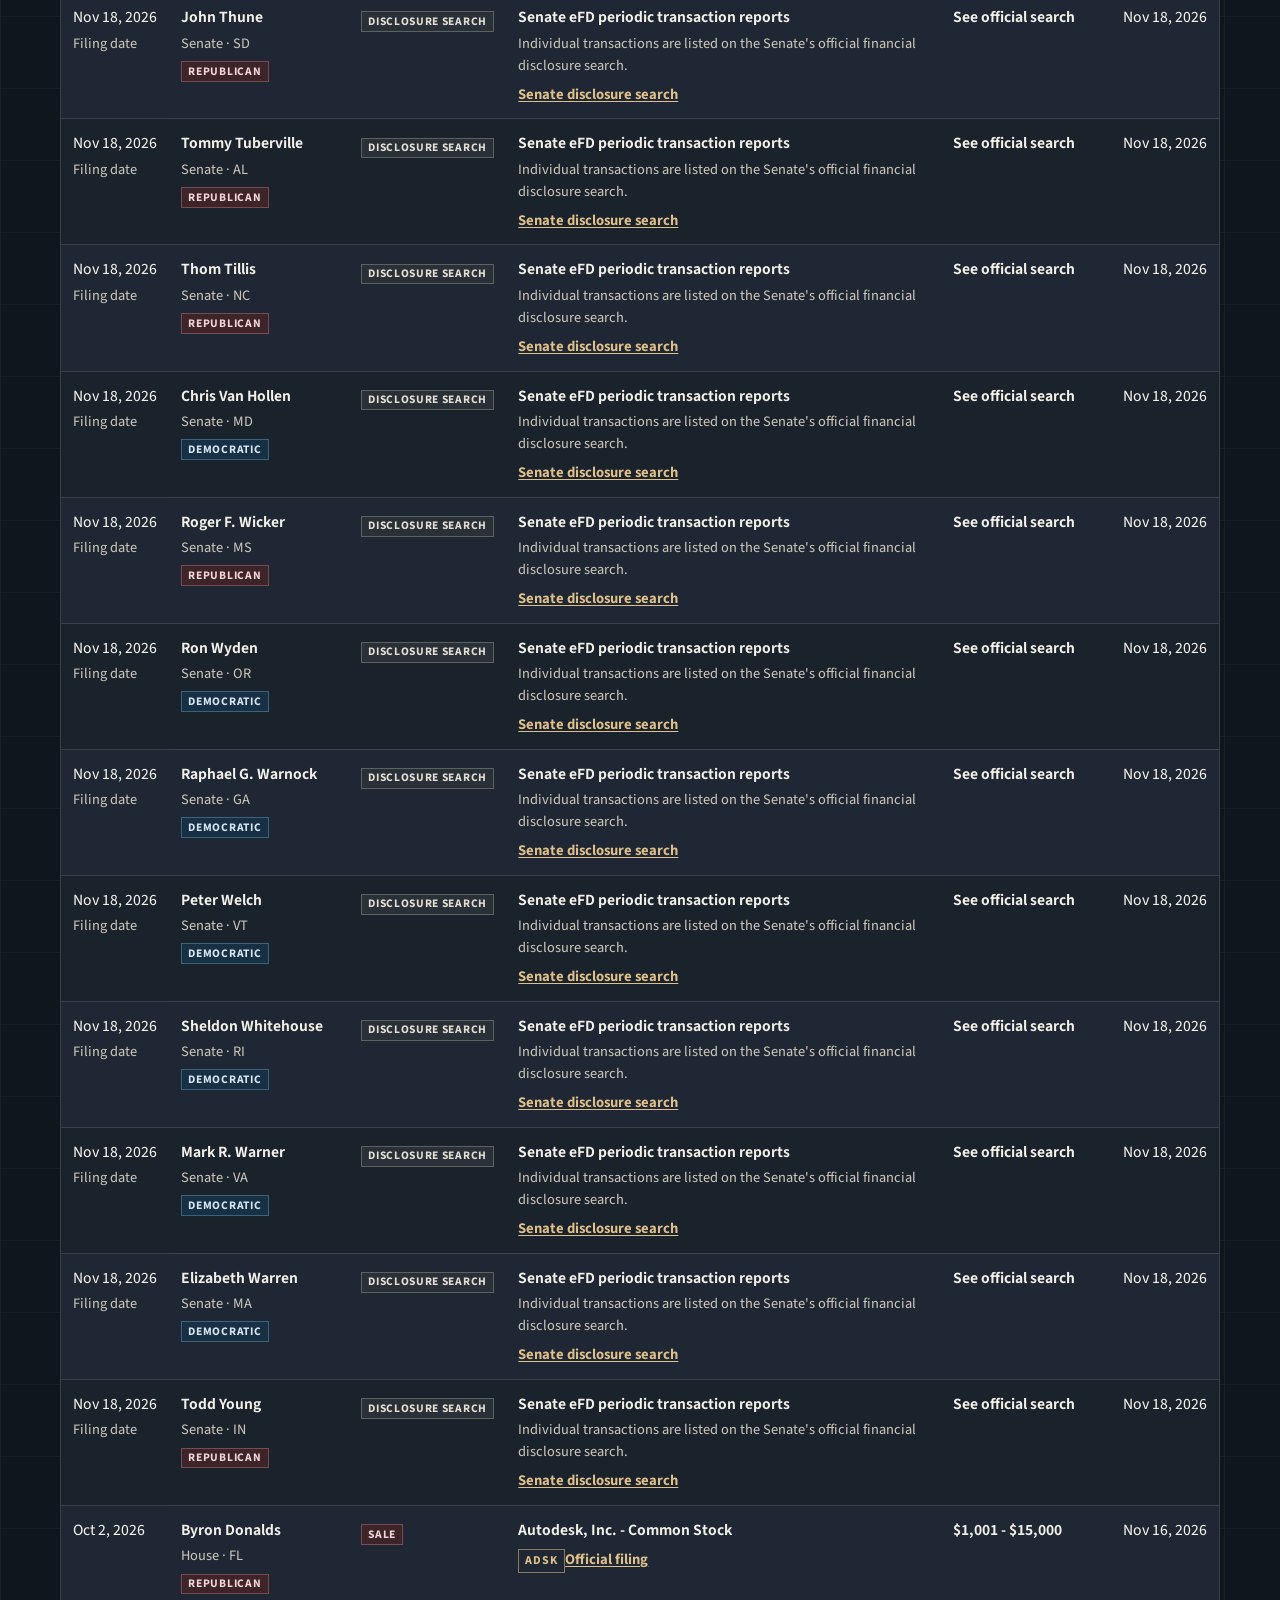
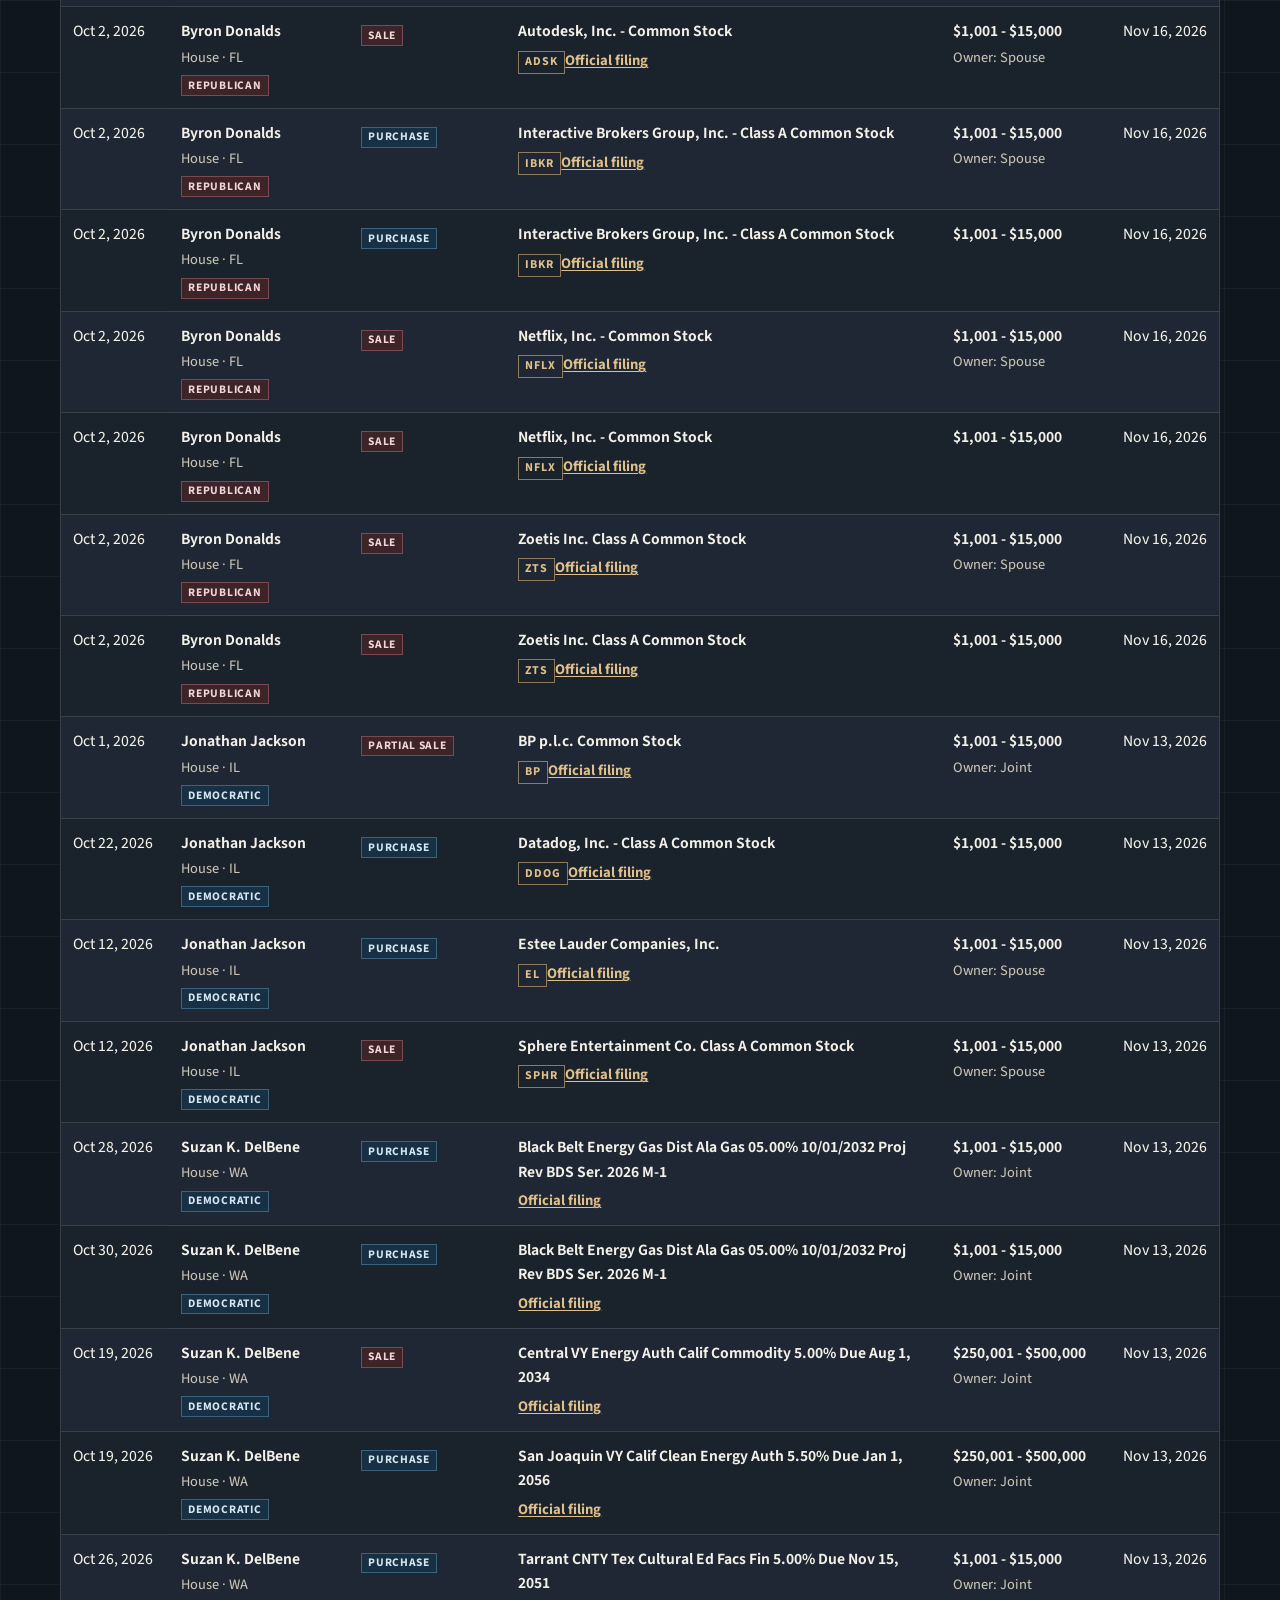
<file: docs/trades.html>
<!DOCTYPE html>
<html lang="en">
<head>
  <meta charset="utf-8">
  <meta name="viewport" content="width=device-width, initial-scale=1">
  <title>Congressional trades · TheGovWatcher</title>
  <meta name="description" content="Browse congressional periodic transaction reports: member, asset, amount range, and a link to the official filing.">
  <meta name="theme-color" content="#10161e">
  <meta name="color-scheme" content="dark">
  <link rel="icon" href="favicon.svg" type="image/svg+xml">
  <link rel="stylesheet" href="css/site.css">
</head>
<body data-page-title="Congressional trades">
  <a class="skip" href="#main">Skip to content</a>
  <header class="masthead">
    <div class="wrap masthead-inner">
      <div class="utility">
        <p>Official public records only</p>
        <p>Updated daily</p>
      </div>
      <a class="brand" href="index.html">
        <svg class="mark" viewBox="0 0 32 32" aria-hidden="true" focusable="false">
          <rect width="32" height="32" fill="#10161e"/>
          <rect x="0.6" y="0.6" width="30.8" height="30.8" fill="none" stroke="#d7b57a" stroke-width="1.2"/>
          <rect x="5" y="8" width="22" height="1.15" fill="#f3f0e8"/>
          <rect x="5" y="22.85" width="22" height="1.15" fill="#f3f0e8"/>
          <rect x="8" y="9.15" width="1.35" height="13.7" fill="#f3f0e8"/>
          <rect x="15.32" y="9.15" width="1.35" height="13.7" fill="#f3f0e8"/>
          <rect x="22.65" y="9.15" width="1.35" height="13.7" fill="#f3f0e8"/>
        </svg>
        <span class="brand-text">
          <span class="brand-name" data-site-name>TheGovWatcher</span>
          <span class="brand-tag" data-site-tagline>Federal actions and congressional trades, from the public record.</span>
        </span>
      </a>
      <button class="nav-toggle" type="button" aria-expanded="false" aria-controls="site-nav">
        <span class="nav-toggle-bars" aria-hidden="true"></span>
        <span class="nav-toggle-label">Menu</span>
      </button>
      <nav id="site-nav" class="site-nav" aria-label="Primary">
        <a class="nav-link" href="index.html" data-nav="home">Home</a>
        <details class="nav-item" data-nav-section="federal">
          <summary class="nav-parent">Federal actions <span class="caret" aria-hidden="true"></span></summary>
          <div class="nav-menu" id="menu-federal">
            <a href="federal.html" data-nav="federal">All federal actions</a>
            <a href="federal.html?kind=bill" data-nav="bills">Bills</a>
            <a href="federal.html?kind=executive_order" data-nav="orders">Executive orders</a>
            <a href="federal.html?kind=federal_register" data-nav="register">Federal Register</a>
          </div>
        </details>
        <details class="nav-item" data-nav-section="votes">
          <summary class="nav-parent">Votes <span class="caret" aria-hidden="true"></span></summary>
          <div class="nav-menu" id="menu-votes">
            <a href="federal.html?kind=vote" data-nav="votes">All floor votes</a>
            <a href="federal.html?kind=vote&amp;chamber=house" data-nav="votes-house">House votes</a>
            <a href="federal.html?kind=vote&amp;chamber=senate" data-nav="votes-senate">Senate votes</a>
          </div>
        </details>
        <details class="nav-item" data-nav-section="trades">
          <summary class="nav-parent">Trades and disclosures <span class="caret" aria-hidden="true"></span></summary>
          <div class="nav-menu" id="menu-trades">
            <a href="trades.html" data-nav="trades">All trade records</a>
            <a href="trades.html?chamber=house" data-nav="trades-house">House disclosures</a>
            <a href="trades.html?chamber=senate" data-nav="trades-senate">Senate disclosures</a>
            <a href="about.html#reading">How to read a disclosure</a>
          </div>
        </details>
        <details class="nav-item" data-nav-section="officials">
          <summary class="nav-parent">Officials <span class="caret" aria-hidden="true"></span></summary>
          <div class="nav-menu" id="menu-officials">
            <a href="trades.html#officials" data-nav="officials">All members on file</a>
            <a href="trades.html?chamber=house#officials" data-nav="officials-house">House members</a>
            <a href="trades.html?chamber=senate#officials" data-nav="officials-senate">Senate members</a>
            <a href="trades.html?party=Democratic#officials" data-nav="officials-d">Democratic members</a>
            <a href="trades.html?party=Republican#officials" data-nav="officials-r">Republican members</a>
            <a href="trades.html?party=Independent#officials" data-nav="officials-i">Independent members</a>
          </div>
        </details>
        <details class="nav-item" data-nav-section="about">
          <summary class="nav-parent">About <span class="caret" aria-hidden="true"></span></summary>
          <div class="nav-menu" id="menu-about">
            <a href="about.html" data-nav="about">About this site</a>
            <a href="about.html#purpose" data-nav="about-purpose">Purpose</a>
            <a href="about.html#sources" data-nav="about-sources">Sources</a>
            <a href="about.html#records" data-nav="about-records">What you will find</a>
            <a href="about.html#schedule" data-nav="about-schedule">Update schedule</a>
            <a href="about.html#reading" data-nav="about-reading">How to read a disclosure</a>
            <a href="about.html#disclaimer" data-nav="about-disclaimer">Disclaimer</a>
          </div>
        </details>
      </nav>
    </div>
  </header>

  <main id="main" class="wrap page">
    <noscript><p class="empty">JavaScript is required to load these records.</p></noscript>
    <header class="page-head" id="officials">
      <nav class="crumbs" aria-label="Breadcrumb">
        <ol>
          <li><a href="index.html">Home</a></li>
          <li aria-current="page">Trades and disclosures</li>
        </ol>
      </nav>
      <p class="kicker" data-base-kicker="STOCK Act disclosures">STOCK Act disclosures</p>
      <h1 data-base-title="Congressional trades">Congressional trades</h1>
      <p class="deck">Periodic transaction reports filed by members of Congress. Amounts are the ranges printed on the filing, not an exact dollar figure. Each row links to the official disclosure.</p>
      <p class="page-updated" id="updated" data-last-updated>Loading the latest date…</p>
    </header>
    <nav class="section-nav" aria-label="Trades, disclosures, and officials">
      <div class="section-nav-group">
        <span class="section-nav-label">Disclosures</span>
        <a href="trades.html" data-nav="trades">All records</a>
        <a href="trades.html?chamber=house" data-nav="trades-house">House</a>
        <a href="trades.html?chamber=senate" data-nav="trades-senate">Senate</a>
        <a href="about.html#reading">How to read one</a>
      </div>
      <div class="section-nav-group">
        <span class="section-nav-label">Officials</span>
        <a href="trades.html#officials" data-nav="officials">All members</a>
        <a href="trades.html?chamber=house#officials" data-nav="officials-house">House</a>
        <a href="trades.html?chamber=senate#officials" data-nav="officials-senate">Senate</a>
        <a href="trades.html?party=Democratic#officials" data-nav="officials-d">Democratic</a>
        <a href="trades.html?party=Republican#officials" data-nav="officials-r">Republican</a>
        <a href="trades.html?party=Independent#officials" data-nav="officials-i">Independent</a>
      </div>
    </nav>

    <form id="filters" class="filter-panel" role="search" aria-label="Filter congressional trades">
      <label class="field field-wide">
        <span>Search</span>
        <input id="q" type="search" name="q" placeholder="Member, asset, or ticker" autocomplete="off">
      </label>
      <label class="field">
        <span>Chamber</span>
        <select id="chamber" name="chamber">
          <option value="">Both chambers</option>
          <option value="house">House</option>
          <option value="senate">Senate</option>
        </select>
      </label>
      <label class="field">
        <span>Party</span>
        <select id="party" name="party">
          <option value="">Any party</option>
          <option value="Democratic">Democratic</option>
          <option value="Republican">Republican</option>
          <option value="Independent">Independent</option>
        </select>
      </label>
      <label class="field">
        <span>Transaction</span>
        <select id="type" name="type">
          <option value="">All transactions</option>
        </select>
      </label>
      <label class="field">
        <span>Owner</span>
        <select id="owner" name="owner">
          <option value="">Anyone</option>
        </select>
      </label>
      <label class="field">
        <span>From</span>
        <input id="from" type="date" name="from">
      </label>
      <label class="field">
        <span>To</span>
        <input id="to" type="date" name="to">
      </label>
      <div class="field field-actions">
        <button id="clear" class="text-button" type="button">Clear filters</button>
      </div>
    </form>
    <p class="fine">Dates follow the transaction date when the filing gives one, and the filing date otherwise. Party is shown only when the public record includes it. Many House filings do not list a party.</p>

    <div class="results-bar">
      <p id="count" role="status">Loading records…</p>
      <label class="sort-label">
        <span>Sort</span>
        <select id="sort" name="sort">
          <option value="date-desc">Newest transaction</option>
          <option value="date-asc">Oldest transaction</option>
          <option value="filing-desc" selected>Newest filing</option>
          <option value="filing-asc">Oldest filing</option>
          <option value="member-asc">Member A to Z</option>
          <option value="member-desc">Member Z to A</option>
          <option value="asset-asc">Asset A to Z</option>
          <option value="asset-desc">Asset Z to A</option>
          <option value="type-asc">Transaction A to Z</option>
          <option value="type-desc">Transaction Z to A</option>
          <option value="amount-desc">Amount high to low</option>
          <option value="amount-asc">Amount low to high</option>
          <option value="chamber-asc">Chamber A to Z</option>
          <option value="chamber-desc">Chamber Z to A</option>
        </select>
      </label>
    </div>
    <p class="scroll-hint">On a small screen, swipe the table sideways. The date stays in view.</p>
    <div id="feed"></div>
  </main>

  <footer class="site-footer">
    <div class="wrap">
      <div class="footer-grid">
        <div>
          <p class="footer-brand" data-site-name>TheGovWatcher</p>
          <p>Information comes from official public records: the Federal Register, Congress.gov, the House Clerk, Senate.gov, and congressional financial disclosure filings.</p>
          <p><a href="index.html" data-nav="home">Home</a></p>
        </div>
        <div>
          <p id="site-updated" data-last-updated>Last updated …</p>
          <p>Updated daily. Not affiliated with the U.S. government.</p>
        </div>
        <div>
          <p>A disclosure is not an accusation. This site is not legal, financial, or voting advice.</p>
        </div>
      </div>
      <nav class="footer-map" aria-label="Site map">
        <div>
          <p>Federal actions</p>
          <a href="federal.html" data-nav="federal">All federal actions</a>
          <a href="federal.html?kind=bill" data-nav="bills">Bills</a>
          <a href="federal.html?kind=executive_order" data-nav="orders">Executive orders</a>
          <a href="federal.html?kind=federal_register" data-nav="register">Federal Register</a>
        </div>
        <div>
          <p>Votes</p>
          <a href="federal.html?kind=vote" data-nav="votes">All floor votes</a>
          <a href="federal.html?kind=vote&amp;chamber=house" data-nav="votes-house">House votes</a>
          <a href="federal.html?kind=vote&amp;chamber=senate" data-nav="votes-senate">Senate votes</a>
        </div>
        <div>
          <p>Trades and disclosures</p>
          <a href="trades.html" data-nav="trades">All trade records</a>
          <a href="trades.html?chamber=house" data-nav="trades-house">House disclosures</a>
          <a href="trades.html?chamber=senate" data-nav="trades-senate">Senate disclosures</a>
          <a href="about.html#reading">How to read a disclosure</a>
        </div>
        <div>
          <p>Officials</p>
          <a href="trades.html#officials" data-nav="officials">All members on file</a>
          <a href="trades.html?chamber=house#officials" data-nav="officials-house">House members</a>
          <a href="trades.html?chamber=senate#officials" data-nav="officials-senate">Senate members</a>
          <a href="trades.html?party=Democratic#officials" data-nav="officials-d">Democratic members</a>
          <a href="trades.html?party=Republican#officials" data-nav="officials-r">Republican members</a>
          <a href="trades.html?party=Independent#officials" data-nav="officials-i">Independent members</a>
        </div>
        <div>
          <p>About</p>
          <a href="about.html" data-nav="about">About this site</a>
          <a href="about.html#purpose" data-nav="about-purpose">Purpose</a>
          <a href="about.html#sources" data-nav="about-sources">Sources</a>
          <a href="about.html#records" data-nav="about-records">What you will find</a>
          <a href="about.html#schedule" data-nav="about-schedule">Update schedule</a>
          <a href="about.html#reading" data-nav="about-reading">How to read a disclosure</a>
          <a href="about.html#disclaimer" data-nav="about-disclaimer">Disclaimer</a>
        </div>
      </nav>
    </div>
  </footer>
  <script src="js/config.js"></script>
  <script src="js/common.js"></script>
  <script src="js/trades.js"></script>
</body>
</html>
</file>
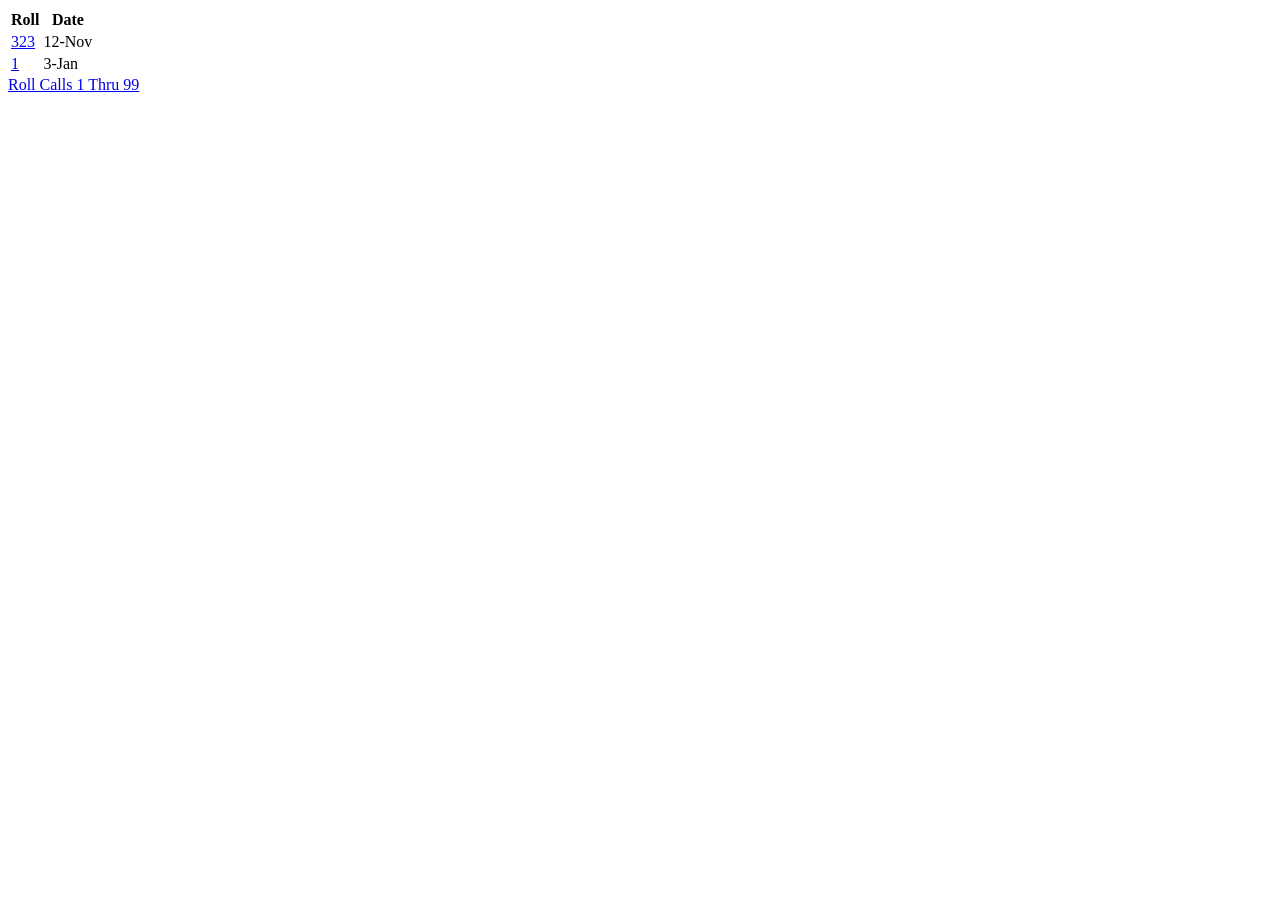
<file: tests/fixtures/house_index.html>
<HTML><BODY>
<TABLE>
<TR><TH>Roll</TH><TH>Date</TH></TR>
<TR><TD><A HREF="http://clerk.house.gov/cgi-bin/vote.asp?year=2026&rollnumber=323">323</A></TD>
<TD>12-Nov</TD></TR>
<TR><TD><A HREF="http://clerk.house.gov/cgi-bin/vote.asp?year=2026&rollnumber=1">1</A></TD>
<TD>3-Jan</TD></TR>
</TABLE>
<A HREF="ROLL_000.asp">Roll Calls 1 Thru 99</A>
</BODY></HTML>
</file>
<file: docs/css/site.css>
@font-face {
  font-family: "Source Sans 3";
  font-style: normal;
  font-weight: 200 900;
  font-display: swap;
  src: url("fonts/source-sans-3-latin-wght-normal.woff2") format("woff2");
}

@font-face {
  font-family: "Source Sans 3";
  font-style: italic;
  font-weight: 200 900;
  font-display: swap;
  src: url("fonts/source-sans-3-latin-wght-italic.woff2") format("woff2");
}

:root {
  --bg: #10161e;
  --bg-deep: #0c1117;
  --surface: #1a222c;
  --surface-2: #202a36;
  --inset: #121820;
  --row: #1a222c;
  --row-alt: #1e2733;
  --row-hover: #273242;
  --ink: #f3f0e8;
  --muted: #c9c3b6;
  --quiet: #aea89b;
  --line: rgba(243, 240, 232, 0.14);
  --line-strong: rgba(243, 240, 232, 0.28);
  --accent: #d7b57a;
  --accent-2: #e0c08a;
  --focus: #e8c992;
  --sans: "Source Sans 3", "Segoe UI", system-ui, sans-serif;
  --wrap: 1160px;
  color-scheme: dark;
}

* { box-sizing: border-box; }

html { scroll-behavior: smooth; }

body {
  margin: 0;
  color: var(--ink);
  background-color: var(--bg);
  background-image:
    radial-gradient(ellipse 70% 36% at 50% -8%, rgba(215, 181, 122, 0.07), transparent 58%),
    linear-gradient(rgba(243, 240, 232, 0.045) 1px, transparent 1px),
    linear-gradient(90deg, rgba(243, 240, 232, 0.045) 1px, transparent 1px);
  background-size: auto, 72px 72px, 72px 72px;
  font-family: var(--sans);
  font-size: 1.0625rem;
  line-height: 1.55;
  font-weight: 430;
}

body::before {
  content: "";
  position: fixed;
  top: 0;
  left: 0;
  right: 0;
  height: 2px;
  background: var(--accent);
  z-index: 60;
  pointer-events: none;
}

::selection {
  background: var(--accent);
  color: var(--bg);
}

img, svg { max-width: 100%; }

a {
  color: var(--accent-2);
  text-decoration-thickness: 1px;
  text-underline-offset: 0.16em;
}

a:hover { color: var(--ink); }

:focus-visible {
  outline: 2px solid var(--focus);
  outline-offset: 3px;
}

.skip {
  position: absolute;
  left: 0.8rem;
  top: -4rem;
  z-index: 80;
  background: var(--accent);
  color: var(--bg);
  padding: 0.5rem 0.75rem;
  font-weight: 700;
  text-decoration: none;
}

.skip:focus { top: 0.55rem; }

.sr-only {
  position: absolute;
  width: 1px;
  height: 1px;
  padding: 0;
  margin: -1px;
  overflow: hidden;
  clip: rect(0, 0, 0, 0);
  white-space: nowrap;
  border: 0;
}

.wrap {
  width: min(var(--wrap), calc(100% - 2rem));
  margin: 0 auto;
}

.masthead {
  position: sticky;
  top: 0;
  z-index: 40;
  background: rgba(16, 22, 30, 0.94);
  backdrop-filter: blur(14px);
  border-bottom: 1px solid var(--line-strong);
}

.masthead-inner {
  display: grid;
  grid-template-columns: minmax(0, 1fr) auto;
  grid-template-areas:
    "utility utility"
    "brand brand"
    "nav nav";
  gap: 0.35rem 1rem;
  align-items: center;
  padding: 0.7rem 0 0.15rem;
}

.utility {
  grid-area: utility;
  display: flex;
  flex-wrap: wrap;
  justify-content: space-between;
  gap: 0.35rem 1rem;
  margin: 0;
  padding-bottom: 0.45rem;
  border-bottom: 1px solid var(--line);
  color: var(--muted);
  font-size: 0.75rem;
  font-weight: 650;
  letter-spacing: 0.14em;
  text-transform: uppercase;
}

.utility p { margin: 0; }

.brand {
  grid-area: brand;
  display: flex;
  gap: 0.75rem;
  align-items: center;
  color: inherit;
  text-decoration: none;
  min-width: 0;
}

.brand:hover { color: inherit; }

.mark {
  width: 42px;
  height: 42px;
  flex: none;
}

.brand-text { display: grid; gap: 0.12rem; min-width: 0; }

.brand-name {
  font-weight: 650;
  font-size: 1.35rem;
  letter-spacing: -0.02em;
  line-height: 1;
  color: var(--ink);
}

.brand-tag {
  color: var(--muted);
  font-size: 0.92rem;
  line-height: 1.3;
  max-width: 28rem;
}

.site-nav {
  grid-area: nav;
  display: flex;
  flex-wrap: wrap;
  align-items: stretch;
  gap: 0.1rem 0.15rem;
  margin: 0.35rem 0 0;
  padding: 0.15rem 0 0;
  border-top: 1px solid var(--line);
}

.nav-link,
.nav-parent {
  display: inline-flex;
  align-items: center;
  justify-content: flex-start;
  gap: 0.45rem;
  min-height: 2.75rem;
  margin: 0;
  padding: 0.45rem 0.7rem;
  border: 0;
  border-bottom: 2px solid transparent;
  background: transparent;
  color: var(--muted);
  font: inherit;
  font-weight: 650;
  font-size: 0.98rem;
  letter-spacing: 0.01em;
  line-height: 1.2;
  text-align: left;
  text-decoration: none;
  white-space: nowrap;
  cursor: pointer;
  list-style: none;
}

.nav-parent::-webkit-details-marker { display: none; }

.nav-parent::marker { content: ""; }

.nav-link:hover,
.nav-parent:hover,
.nav-item[open] > .nav-parent {
  color: var(--ink);
}

.nav-link[aria-current="page"],
.nav-parent[aria-current="true"] {
  color: var(--ink);
  border-bottom-color: var(--accent);
}

.nav-item { position: relative; }

.caret {
  width: 0.42rem;
  height: 0.42rem;
  margin-top: -0.15rem;
  border-right: 1.5px solid currentColor;
  border-bottom: 1.5px solid currentColor;
  transform: rotate(45deg);
  flex: none;
}

.nav-item[open] > .nav-parent .caret {
  margin-top: 0.15rem;
  transform: rotate(225deg);
}

.nav-menu {
  display: none;
  position: absolute;
  z-index: 50;
  top: calc(100% - 2px);
  left: 0;
  min-width: 16.5rem;
  padding: 0.35rem;
  background: var(--surface);
  border: 1px solid var(--line-strong);
  border-top: 2px solid var(--accent);
  box-shadow: 0 18px 40px rgba(0, 0, 0, 0.38);
}

.nav-item[open] > .nav-menu { display: grid; }

.nav-item:nth-last-child(-n+2) > .nav-menu {
  left: auto;
  right: 0;
}

.nav-menu a {
  display: flex;
  align-items: center;
  min-height: 2.75rem;
  padding: 0.45rem 0.7rem;
  border-left: 2px solid transparent;
  color: var(--muted);
  font-weight: 620;
  text-decoration: none;
}

.nav-menu a:hover {
  color: var(--ink);
  background: var(--row-hover);
}

.nav-menu a[aria-current="page"] {
  color: var(--ink);
  border-left-color: var(--accent);
  background: rgba(215, 181, 122, 0.1);
}

.nav-toggle {
  display: none;
  grid-area: toggle;
  justify-self: end;
  align-items: center;
  gap: 0.45rem;
  border: 1px solid var(--line-strong);
  background: var(--inset);
  color: var(--ink);
  font: inherit;
  font-weight: 650;
  letter-spacing: 0.06em;
  text-transform: uppercase;
  font-size: 0.78rem;
  padding: 0.5rem 0.7rem;
  min-height: 2.5rem;
  cursor: pointer;
}

.nav-toggle[aria-expanded="true"] { border-color: var(--accent); }

.nav-toggle-bars,
.nav-toggle-bars::before,
.nav-toggle-bars::after {
  display: block;
  width: 1rem;
  height: 1px;
  background: var(--ink);
  position: relative;
}

.nav-toggle-bars::before,
.nav-toggle-bars::after {
  content: "";
  position: absolute;
  left: 0;
}

.nav-toggle-bars::before { top: -5px; }
.nav-toggle-bars::after { top: 5px; }

.hero { padding: 0.2rem 0 0; }

.hero-grid {
  display: grid;
  grid-template-columns: minmax(0, 1.25fr) minmax(22rem, 0.9fr);
  gap: 1.6rem 2.4rem;
  align-items: stretch;
  padding: 2.1rem 0 2.2rem;
}

.kicker {
  margin: 0 0 0.65rem;
  color: var(--accent);
  font-size: 0.75rem;
  font-weight: 700;
  letter-spacing: 0.16em;
  text-transform: uppercase;
}

.kicker-on-dark { color: var(--accent); }

h1, h2, h3 {
  font-family: var(--sans);
  font-weight: 600;
}

h1 {
  margin: 0 0 0.85rem;
  color: var(--ink);
  font-size: clamp(2.15rem, 4.4vw, 3.45rem);
  line-height: 1.08;
  letter-spacing: -0.03em;
}

.deck {
  margin: 0;
  max-width: 40rem;
  color: var(--muted);
  font-size: 1.12rem;
  line-height: 1.55;
}

.deck strong { color: var(--ink); font-weight: 650; }

.stat-panel {
  position: relative;
  display: flex;
  flex-direction: column;
  background: rgba(26, 34, 44, 0.92);
  color: var(--ink);
  padding: 1.15rem 1.15rem 1.05rem;
  border: 1px solid var(--line-strong);
  border-top: 2px solid var(--accent);
}

.stat-updated {
  margin: 0 0 0.95rem;
  color: var(--muted);
  font-size: 0.95rem;
  font-variant-numeric: tabular-nums;
}

.stat-grid {
  display: grid;
  grid-template-columns: 1fr;
  gap: 0.65rem;
}

.stat {
  display: flex;
  flex-direction: column;
  gap: 0.18rem;
  min-width: 0;
  color: inherit;
  text-decoration: none;
  padding: 0.7rem 0.85rem 0.75rem;
  border: 1px solid var(--line);
  background: var(--inset);
}

.stat:hover {
  color: inherit;
  border-color: rgba(215, 181, 122, 0.75);
  background: var(--surface-2);
}

.stat-num {
  font-size: clamp(2.15rem, 3.2vw, 2.85rem);
  font-weight: 600;
  line-height: 1;
  letter-spacing: -0.04em;
  font-variant-numeric: tabular-nums;
  color: var(--ink);
}

.stat-label {
  font-weight: 680;
  letter-spacing: 0.08em;
  text-transform: uppercase;
  font-size: 0.72rem;
  color: var(--muted);
}

.stat-range {
  color: var(--quiet);
  font-size: 0.92rem;
  min-height: 1.2em;
  font-variant-numeric: tabular-nums;
  white-space: nowrap;
}

.stat-note {
  margin: 0.9rem 0 0;
  color: var(--muted);
  font-size: 0.95rem;
}

.band {
  border-top: 1px solid var(--line);
  border-bottom: 1px solid var(--line);
  background: rgba(12, 17, 23, 0.45);
}

.explain-grid {
  display: grid;
  grid-template-columns: repeat(3, 1fr);
  gap: 0.9rem;
  padding: 1.35rem 0 1.5rem;
}

.explain-grid article {
  min-width: 0;
  padding: 1.05rem 1rem 1.15rem;
  background: rgba(26, 34, 44, 0.88);
  border: 1px solid var(--line);
  border-top: 2px solid var(--accent);
}

.explain-num {
  display: block;
  margin-bottom: 0.45rem;
  color: var(--accent);
  font-size: 0.78rem;
  font-weight: 700;
  letter-spacing: 0.16em;
  line-height: 1;
  font-variant-numeric: tabular-nums;
}

.explain-grid h2 {
  margin: 0 0 0.4rem;
  color: var(--ink);
  font-size: 1.28rem;
  font-weight: 620;
  letter-spacing: -0.02em;
  line-height: 1.2;
}

.explain-grid p { margin: 0; color: var(--muted); }

.explain-links {
  display: flex;
  flex-wrap: wrap;
  gap: 0.35rem 0.85rem;
  margin-top: 0.8rem !important;
}

.explain-links a {
  color: var(--accent-2);
  font-weight: 680;
  text-decoration: none;
  border-bottom: 1px solid rgba(215, 181, 122, 0.7);
}

.explain-links a:hover { color: var(--ink); }

.latest-grid {
  display: grid;
  grid-template-columns: 1fr 1fr;
  gap: 1.5rem 1.8rem;
  padding: 1.8rem 0 2.3rem;
}

.section-head {
  position: relative;
  display: flex;
  justify-content: space-between;
  align-items: flex-end;
  gap: 1rem;
  border-top: 1px solid var(--line-strong);
  padding-top: 0.75rem;
  margin-bottom: 0.75rem;
}

.section-head::before {
  content: "";
  position: absolute;
  top: -1px;
  left: 0;
  width: 2.75rem;
  height: 1px;
  background: var(--accent);
}

.section-head h2 {
  margin: 0;
  color: var(--ink);
  font-size: clamp(1.35rem, 2vw, 1.7rem);
  font-weight: 620;
  letter-spacing: -0.025em;
  line-height: 1.15;
}

.section-link {
  font-weight: 680;
  color: var(--accent-2);
  white-space: nowrap;
}

.section-link:hover { color: var(--ink); }

#latest-federal,
#latest-trades {
  border: 1px solid var(--line);
  background: rgba(26, 34, 44, 0.8);
  min-height: 4rem;
}

.latest-item {
  padding: 0.9rem 1rem 0.85rem;
  border-bottom: 1px solid var(--line);
}

.latest-item:last-child { border-bottom: 0; }

.latest-item:hover { background: rgba(39, 50, 66, 0.72); }

.latest-meta, .latest-sub {
  display: flex;
  flex-wrap: wrap;
  gap: 0.35rem 0.55rem;
  align-items: center;
  margin: 0;
  color: var(--muted);
  font-size: 0.92rem;
}

.latest-item h3 {
  margin: 0.28rem 0 0.22rem;
  font-size: 1.12rem;
  font-weight: 600;
  line-height: 1.3;
  letter-spacing: -0.015em;
}

a.title-link {
  color: var(--ink);
  text-decoration-color: rgba(215, 181, 122, 0.8);
  text-decoration-thickness: 1px;
  font-weight: 600;
}

a.title-link:hover {
  color: var(--accent-2);
  text-decoration-color: var(--accent-2);
}

.page { padding: 1.6rem 0 2.6rem; }

.crumbs { margin: 0 0 0.85rem; }

.crumbs ol {
  display: flex;
  flex-wrap: wrap;
  gap: 0.3rem 0.15rem;
  margin: 0;
  padding: 0;
  list-style: none;
  color: var(--quiet);
  font-size: 0.92rem;
  font-weight: 620;
}

.crumbs li {
  display: flex;
  align-items: center;
  gap: 0.4rem;
}

.crumbs li + li::before {
  content: "/";
  color: var(--accent);
  font-weight: 700;
}

.crumbs a {
  color: var(--muted);
  font-weight: 650;
  text-decoration: none;
}

.crumbs a:hover { color: var(--ink); text-decoration: underline; }

.crumbs [aria-current="page"] { color: var(--ink); }

.page-head {
  max-width: 46rem;
  margin-bottom: 0.35rem;
  padding-bottom: 0.2rem;
  scroll-margin-top: 10.5rem;
}

.section-nav {
  display: flex;
  flex-wrap: wrap;
  align-items: center;
  gap: 0.65rem 0.35rem;
  margin: 1rem 0 0.15rem;
  padding: 0.55rem 0;
  border-top: 1px solid var(--line);
  border-bottom: 1px solid var(--line);
  scroll-margin-top: 11.5rem;
}

.section-nav-group {
  display: flex;
  flex-wrap: wrap;
  align-items: center;
  gap: 0.3rem;
  min-width: 0;
  scroll-margin-top: 11.5rem;
}

.section-nav-group + .section-nav-group {
  margin-left: 0.35rem;
  padding-left: 0.9rem;
  border-left: 1px solid var(--line-strong);
}

.section-nav-label {
  margin-right: 0.2rem;
  color: var(--accent);
  font-size: 0.72rem;
  font-weight: 700;
  letter-spacing: 0.12em;
  text-transform: uppercase;
}

.section-nav a {
  display: inline-flex;
  align-items: center;
  min-height: 2.4rem;
  padding: 0.3rem 0.6rem;
  border: 1px solid transparent;
  color: var(--muted);
  font-weight: 650;
  text-decoration: none;
}

.section-nav a:hover {
  color: var(--ink);
  border-color: var(--line-strong);
}

.section-nav a[aria-current="page"] {
  color: var(--ink);
  border-color: var(--accent);
  background: rgba(215, 181, 122, 0.1);
}

.page-head h1 {
  font-size: clamp(2rem, 4vw, 3rem);
  margin-bottom: 0.7rem;
}

.page-updated {
  margin: 0.8rem 0 0;
  color: var(--muted);
  font-size: 1rem;
  font-variant-numeric: tabular-nums;
}

.filter-panel {
  display: grid;
  grid-template-columns: 1.5fr repeat(3, minmax(0, 1fr));
  gap: 0.85rem 0.9rem;
  margin: 1.25rem 0 0.35rem;
  padding: 1rem 1rem 1.05rem;
  background: rgba(26, 34, 44, 0.9);
  border: 1px solid var(--line-strong);
  border-top: 2px solid var(--accent);
}

.field { display: grid; gap: 0.32rem; min-width: 0; }
.field-wide { grid-column: span 2; }

.field span, .sort-label span {
  font-size: 0.72rem;
  font-weight: 700;
  letter-spacing: 0.12em;
  text-transform: uppercase;
  color: var(--muted);
}

input, select, button { font: inherit; color: inherit; }

input, select {
  width: 100%;
  min-height: 2.6rem;
  padding: 0.48rem 0.65rem;
  border: 1px solid var(--line-strong);
  border-radius: 0;
  background: var(--inset);
  color: var(--ink);
}

input::placeholder { color: var(--quiet); opacity: 1; }

input:-webkit-autofill {
  -webkit-text-fill-color: var(--ink);
  caret-color: var(--ink);
  box-shadow: 0 0 0 1000px var(--inset) inset;
}

select {
  background-image:
    linear-gradient(45deg, transparent 50%, var(--ink) 50%),
    linear-gradient(135deg, var(--ink) 50%, transparent 50%);
  background-position: calc(100% - 14px) 55%, calc(100% - 9px) 55%;
  background-size: 5px 5px, 5px 5px;
  background-repeat: no-repeat;
  background-color: var(--inset);
  appearance: none;
  padding-right: 1.6rem;
}

input:hover, select:hover { border-color: rgba(215, 181, 122, 0.55); }

.field-actions {
  display: flex;
  align-items: flex-end;
}

.fine {
  margin: 0.55rem 0 0.15rem;
  color: var(--muted);
  font-size: 0.95rem;
}

.results-bar {
  display: flex;
  justify-content: space-between;
  align-items: flex-end;
  gap: 1rem;
  margin: 1rem 0 0.45rem;
  padding-bottom: 0.5rem;
  border-bottom: 1px solid var(--line-strong);
}

#count {
  margin: 0;
  font-weight: 650;
  color: var(--ink);
  font-variant-numeric: tabular-nums;
}

.sort-label {
  display: grid;
  gap: 0.25rem;
  min-width: 14rem;
}

.scroll-hint {
  display: none;
  margin: 0.45rem 0 0.65rem;
  color: var(--muted);
  font-size: 0.92rem;
}

.table-scroll {
  overflow-x: auto;
  margin: 0 0 1rem;
  border: 1px solid var(--line);
  background: var(--surface);
}

.data-table {
  width: 100%;
  min-width: 880px;
  border-collapse: collapse;
  background: var(--row);
  font-size: 0.98rem;
}

.data-table caption { text-align: left; }

.data-table th, .data-table td {
  text-align: left;
  vertical-align: top;
  padding: 0.75rem 0.75rem;
  border-bottom: 1px solid var(--line);
}

.data-table th {
  background: var(--surface-2);
  color: var(--muted);
  font-weight: 700;
  font-size: 0.72rem;
  letter-spacing: 0.12em;
  text-transform: uppercase;
  border-bottom: 1px solid var(--line-strong);
}

.data-table th button {
  display: inline-flex;
  align-items: center;
  gap: 0.35rem;
  width: 100%;
  min-height: 1.6rem;
  padding: 0;
  border: 0;
  background: transparent;
  color: inherit;
  font: inherit;
  font-weight: 700;
  letter-spacing: inherit;
  text-transform: inherit;
  text-align: left;
  cursor: pointer;
}

.data-table th button:hover { color: var(--accent-2); }

.sort-ind {
  min-width: 0.7rem;
  color: var(--accent);
  font-variant-numeric: tabular-nums;
}

.data-table tbody tr:nth-child(even) { background: var(--row-alt); }
.data-table tbody tr:hover { background: var(--row-hover); }

.data-table td:first-child,
.data-table th:first-child {
  position: sticky;
  left: 0;
  z-index: 1;
}

.data-table th:first-child { z-index: 3; background: var(--surface-2); }
.data-table td:first-child { background: var(--row); box-shadow: 1px 0 0 var(--line); }
.data-table tbody tr:nth-child(even) td:first-child { background: var(--row-alt); }
.data-table tbody tr:hover td:first-child { background: var(--row-hover); }

.nowrap, time { white-space: nowrap; font-variant-numeric: tabular-nums; }

.action-cell { min-width: 18rem; }
.action-cell, .asset-name, .member-name { overflow-wrap: break-word; }
.action-cell .title-link { display: inline; }

.summary {
  margin: 0.35rem 0 0.15rem;
  color: var(--muted);
  font-size: 0.95rem;
}

.member-name, .asset-name, .amount-range, .source-name {
  display: block;
  font-weight: 650;
  color: var(--ink);
}

.subline {
  display: block;
  margin-top: 0.18rem;
  color: var(--muted);
  font-size: 0.9rem;
}

.ticker {
  display: inline-block;
  margin-top: 0.32rem;
  padding: 0.08rem 0.38rem;
  border: 1px solid rgba(215, 181, 122, 0.6);
  color: var(--accent-2);
  font-size: 0.75rem;
  font-weight: 700;
  letter-spacing: 0.08em;
}

.official {
  display: inline-block;
  margin-top: 0.4rem;
  color: var(--accent-2);
  font-size: 0.92rem;
  font-weight: 680;
}

.official:hover { color: var(--ink); }

.amount { font-variant-numeric: tabular-nums; white-space: nowrap; }

.badge {
  display: inline-block;
  padding: 0.16rem 0.4rem 0.12rem;
  border: 1px solid transparent;
  font-size: 0.72rem;
  font-weight: 700;
  letter-spacing: 0.06em;
  line-height: 1.25;
  text-transform: uppercase;
  vertical-align: middle;
  white-space: nowrap;
}

td .badge { margin-top: 0.38rem; }

.badge-register { color: #d5e6f2; background: #173044; border-color: #3d627c; }
.badge-vote { color: #f0e2c4; background: #3a2e1c; border-color: #6d5a36; }
.badge-order { color: #f3d5d8; background: #3c2429; border-color: #7a4a52; }
.badge-bill { color: #d7e0ea; background: #1c2a3a; border-color: #46586c; }
.badge-buy { color: #d5e6f2; background: #173044; border-color: #3d627c; }
.badge-sell { color: #f3d5d8; background: #3c2429; border-color: #7a4a52; }
.badge-other { color: #e4dfd4; background: #2a3038; border-color: #5c625c; }
.badge-d { color: #d5e6f2; background: #173044; border-color: #3d627c; }
.badge-r { color: #f3d5d8; background: #3c2429; border-color: #7a4a52; }
.badge-i { color: #dce8d6; background: #243028; border-color: #4e6654; }

.empty {
  margin: 0.4rem 0 1rem;
  padding: 1.05rem 1.1rem;
  background: rgba(26, 34, 44, 0.88);
  border: 1px dashed var(--line-strong);
  color: var(--muted);
}

.empty p { margin: 0 0 0.45rem; color: var(--ink); }

.text-button {
  display: inline-flex;
  align-items: center;
  min-height: 2.4rem;
  margin-top: 0.1rem;
  padding: 0.3rem 0;
  border: 0;
  background: none;
  color: var(--accent-2);
  font-weight: 680;
  text-decoration: underline;
  text-underline-offset: 0.16em;
  cursor: pointer;
}

.text-button:hover { color: var(--ink); }

.about-layout {
  display: grid;
  grid-template-columns: 14rem minmax(0, 42rem);
  gap: 2rem;
  padding-top: 0.6rem;
}

.toc {
  position: sticky;
  top: 11.25rem;
  align-self: start;
  display: grid;
  gap: 0.15rem;
  padding-top: 0.35rem;
  border-top: 1px solid var(--line-strong);
}

.toc a {
  color: var(--muted);
  font-weight: 620;
  text-decoration: none;
  padding: 0.38rem 0.15rem;
}

.toc a[aria-current="true"] {
  color: var(--accent);
  box-shadow: inset 2px 0 0 var(--accent);
  padding-left: 0.6rem;
}

.toc a:hover { color: var(--ink); }

.prose section {
  padding: 0.15rem 0 1.15rem;
  margin-bottom: 0.35rem;
  border-bottom: 1px solid var(--line);
  scroll-margin-top: 11.5rem;
}

.prose h2 {
  margin: 0.85rem 0 0.45rem;
  color: var(--ink);
  font-size: 1.55rem;
  font-weight: 620;
  letter-spacing: -0.025em;
  line-height: 1.2;
}

.prose p { margin: 0 0 0.8rem; color: var(--muted); }
.prose p:last-child { margin-bottom: 0; }

.site-footer {
  margin-top: 0.5rem;
  background: var(--bg-deep);
  color: var(--muted);
  padding: 1.7rem 0 1.6rem;
  border-top: 2px solid var(--accent);
}

.footer-grid {
  display: grid;
  grid-template-columns: 1.4fr 0.85fr 0.95fr;
  gap: 1.4rem 1.6rem;
}

.footer-grid > div + div {
  border-left: 1px solid var(--line);
  padding-left: 1.4rem;
}

.footer-brand {
  margin: 0 0 0.45rem;
  color: var(--ink);
  font-size: 1.25rem;
  font-weight: 650;
  letter-spacing: -0.02em;
}

.site-footer p { margin: 0 0 0.7rem; }

.site-footer a { color: var(--accent-2); }
.site-footer a:hover { color: var(--ink); }

.footer-nav {
  display: flex;
  flex-direction: column;
  align-items: flex-start;
  gap: 0.35rem;
}

.footer-nav a {
  font-weight: 650;
  text-decoration: none;
  padding: 0.12rem 0;
}

.footer-nav a:hover { text-decoration: underline; }

.footer-map {
  display: grid;
  grid-template-columns: repeat(5, minmax(0, 1fr));
  gap: 1rem 1.25rem;
  margin-top: 1.25rem;
  padding-top: 1.1rem;
  border-top: 1px solid var(--line);
}

.footer-map p {
  margin: 0 0 0.35rem;
  color: var(--ink);
  font-size: 0.72rem;
  font-weight: 700;
  letter-spacing: 0.14em;
  text-transform: uppercase;
}

.footer-map a {
  display: block;
  padding: 0.16rem 0;
  font-weight: 620;
  text-decoration: none;
}

.footer-map a:hover { text-decoration: underline; }

.footer-map a[aria-current="page"] { color: var(--ink); }

#site-updated {
  color: var(--ink);
  font-variant-numeric: tabular-nums;
  font-size: 1.02rem;
}

@media (max-width: 980px) {
  .hero-grid, .explain-grid, .latest-grid, .footer-grid, .about-layout {
    grid-template-columns: 1fr;
  }

  .footer-grid > div + div {
    border-left: 0;
    padding-left: 0;
    border-top: 1px solid var(--line);
    padding-top: 1rem;
  }

  .footer-map { grid-template-columns: 1fr 1fr; }
  .filter-panel { grid-template-columns: 1fr 1fr; }
  .field-wide { grid-column: span 2; }
  .toc {
    position: static;
    grid-template-columns: repeat(2, minmax(0, 1fr));
    border-top: 0;
  }
}

@media (max-width: 860px) {
  .site-nav {
    flex-direction: column;
    align-items: stretch;
    gap: 0;
  }

  .nav-item,
  .nav-link,
  .nav-parent { width: 100%; }

  .nav-link,
  .nav-parent {
    justify-content: space-between;
    border-bottom: 1px solid var(--line);
  }

  .nav-menu,
  .nav-item:nth-last-child(-n+2) > .nav-menu {
    position: static;
    left: auto;
    right: auto;
    min-width: 0;
    padding: 0 0 0.2rem 0.85rem;
    border: 0;
    background: transparent;
    box-shadow: none;
  }

  .nav-menu a {
    border-bottom: 1px solid var(--line);
  }

  .section-nav { align-items: flex-start; }

  .section-nav-group + .section-nav-group {
    margin-left: 0;
    padding-left: 0;
    border-left: 0;
  }

  .js .nav-toggle { display: inline-flex; }

  .js .masthead-inner {
    grid-template-areas:
      "utility utility"
      "brand toggle"
      "nav nav";
  }

  .js .site-nav { display: none; }

  .js .site-nav.is-open { display: flex; }

  .brand-name { font-size: 1.2rem; }
  .scroll-hint { display: block; }
  .results-bar, .section-head { align-items: stretch; flex-direction: column; }
  .sort-label { min-width: 0; }
}

@media (max-width: 640px) {
  .wrap { width: min(var(--wrap), calc(100% - 1.25rem)); }
  .utility { letter-spacing: 0.08em; font-size: 0.7rem; }
  .filter-panel, .field-wide { grid-template-columns: 1fr; }
  .field-wide { grid-column: auto; }
  h1 { font-size: 2.05rem; }
  .toc { grid-template-columns: 1fr; }
  .footer-map { grid-template-columns: 1fr; }
}

@media (prefers-reduced-motion: no-preference) {
  .hero-copy,
  .stat-panel {
    animation: rise 520ms cubic-bezier(0.2, 0.7, 0.2, 1) both;
  }

  .stat-panel { animation-delay: 80ms; }

  .explain-grid article {
    animation: rise 460ms cubic-bezier(0.2, 0.7, 0.2, 1) both;
  }

  .explain-grid article:nth-child(2) { animation-delay: 70ms; }
  .explain-grid article:nth-child(3) { animation-delay: 140ms; }

  .stat,
  .latest-item,
  .nav-link,
  .nav-parent,
  .nav-menu a,
  .section-nav a,
  .data-table tbody tr,
  input,
  select {
    transition: color 160ms ease, background-color 160ms ease, border-color 160ms ease;
  }
}

@keyframes rise {
  from { opacity: 0; transform: translateY(8px); }
  to { opacity: 1; transform: none; }
}

@media (prefers-reduced-motion: reduce) {
  html { scroll-behavior: auto; }
  *, *::before, *::after {
    transition: none !important;
    animation: none !important;
  }
}

@media (prefers-contrast: more) {
  :root {
    --line: rgba(243, 240, 232, 0.4);
    --line-strong: rgba(243, 240, 232, 0.72);
    --muted: #e4dfd4;
  }
}

@media (forced-colors: active) {
  body { background-image: none; }
  .masthead,
  .stat,
  .stat-panel,
  .filter-panel,
  .explain-grid article,
  #latest-federal,
  #latest-trades,
  .nav-menu,
  .section-nav,
  .table-scroll,
  .data-table th,
  .data-table td,
  .site-footer,
  .badge,
  .ticker,
  .empty {
    border: 1px solid CanvasText;
  }
}

@media print {
  body {
    background: #fff !important;
    color: #141414 !important;
    background-image: none !important;
  }

  body::before { display: none; }

  .masthead {
    position: static;
    background: #fff;
    color: #141414;
    border-bottom: 1px solid #141414;
  }

  .brand-name, h1, h2, h3, .stat-num, .kicker, .deck, .muted, p, .site-footer, .site-footer a, a {
    color: #141414 !important;
  }

  .site-footer { background: #fff; border-top: 2px solid #141414; }
  .nav-toggle, .scroll-hint, .caret { display: none !important; }
  .site-nav { display: flex !important; flex-direction: column !important; }
  .nav-menu {
    display: flex !important;
    flex-direction: column !important;
    position: static !important;
    background: #fff !important;
    box-shadow: none !important;
  }
  .nav-item { display: block !important; width: 100%; }

  .stat-panel, .stat, .filter-panel, .explain-grid article,
  #latest-federal, #latest-trades, .table-scroll, .data-table, .empty {
    background: #fff !important;
    color: #141414 !important;
    border: 1px solid #141414;
  }

  .data-table th, .data-table td, .data-table td:first-child, .data-table th:first-child {
    background: #fff !important;
    color: #141414 !important;
  }

  a { text-decoration: underline; }
}
</file>
